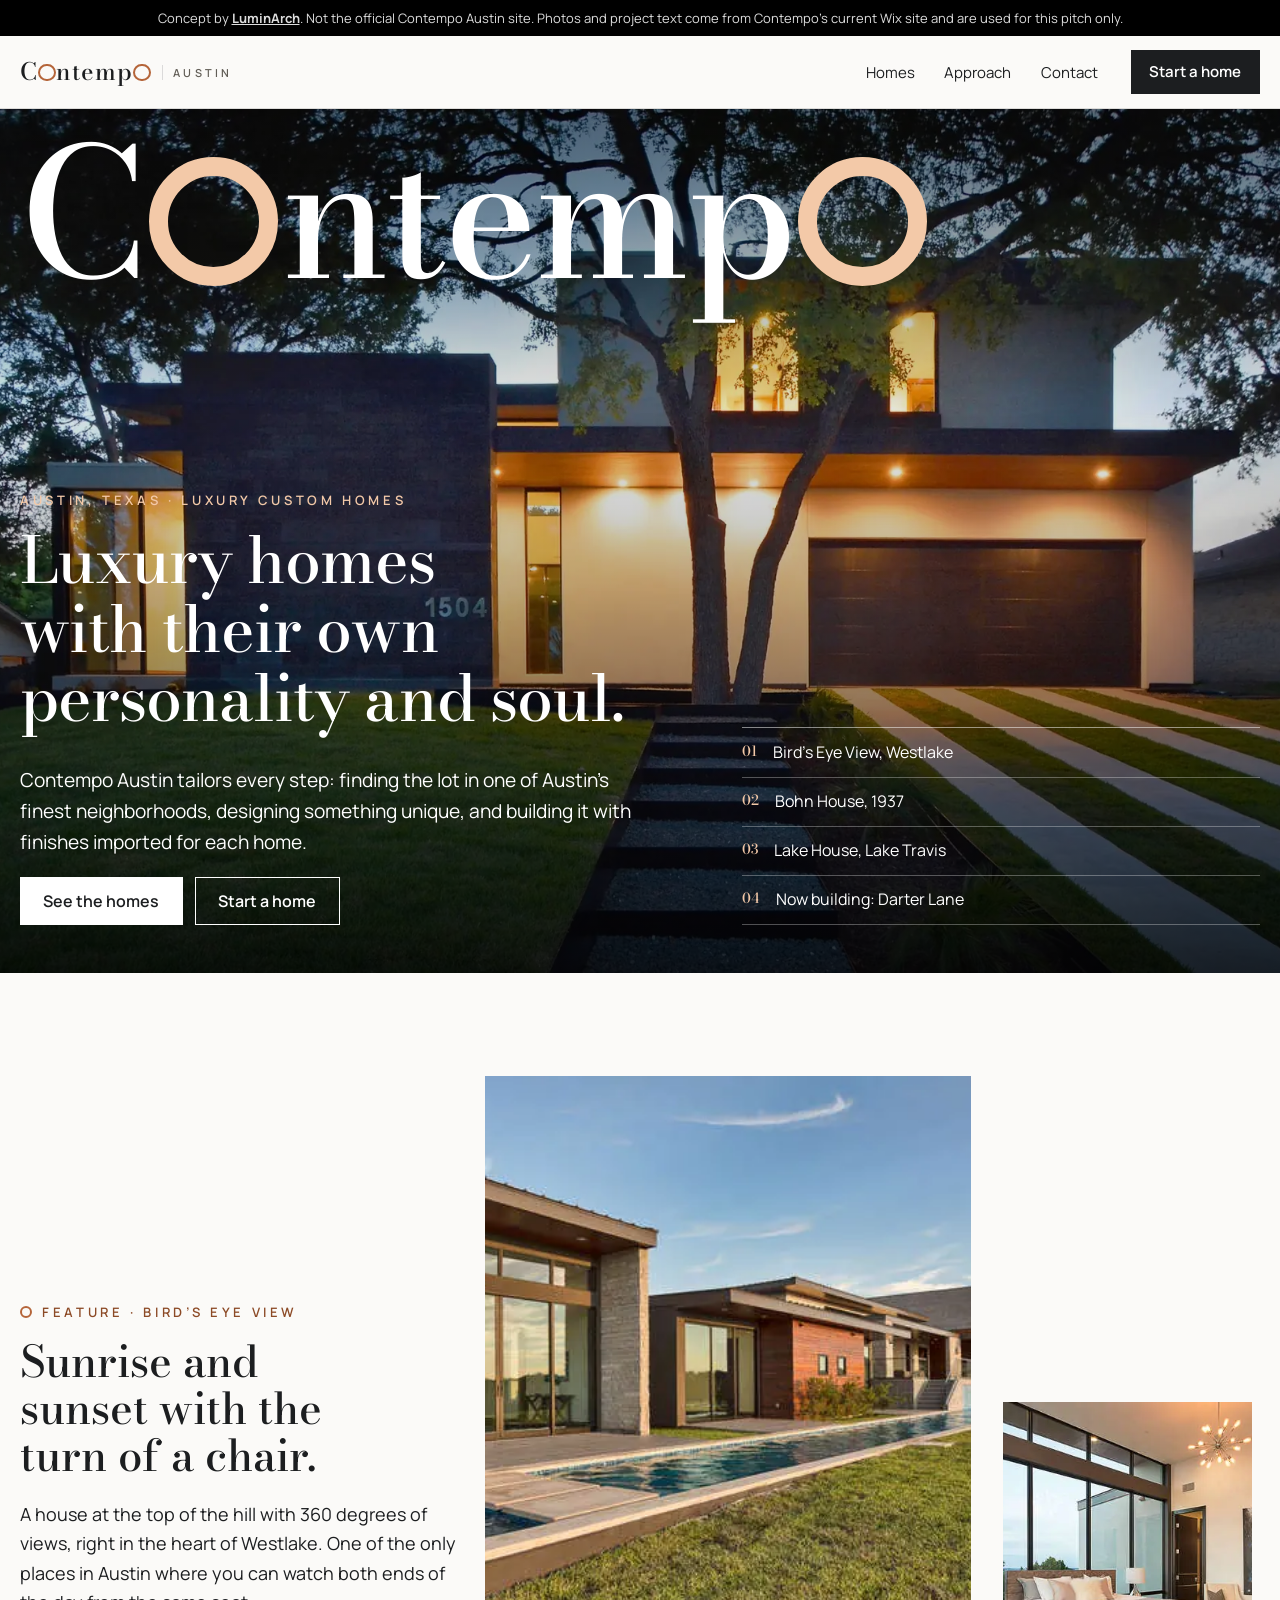
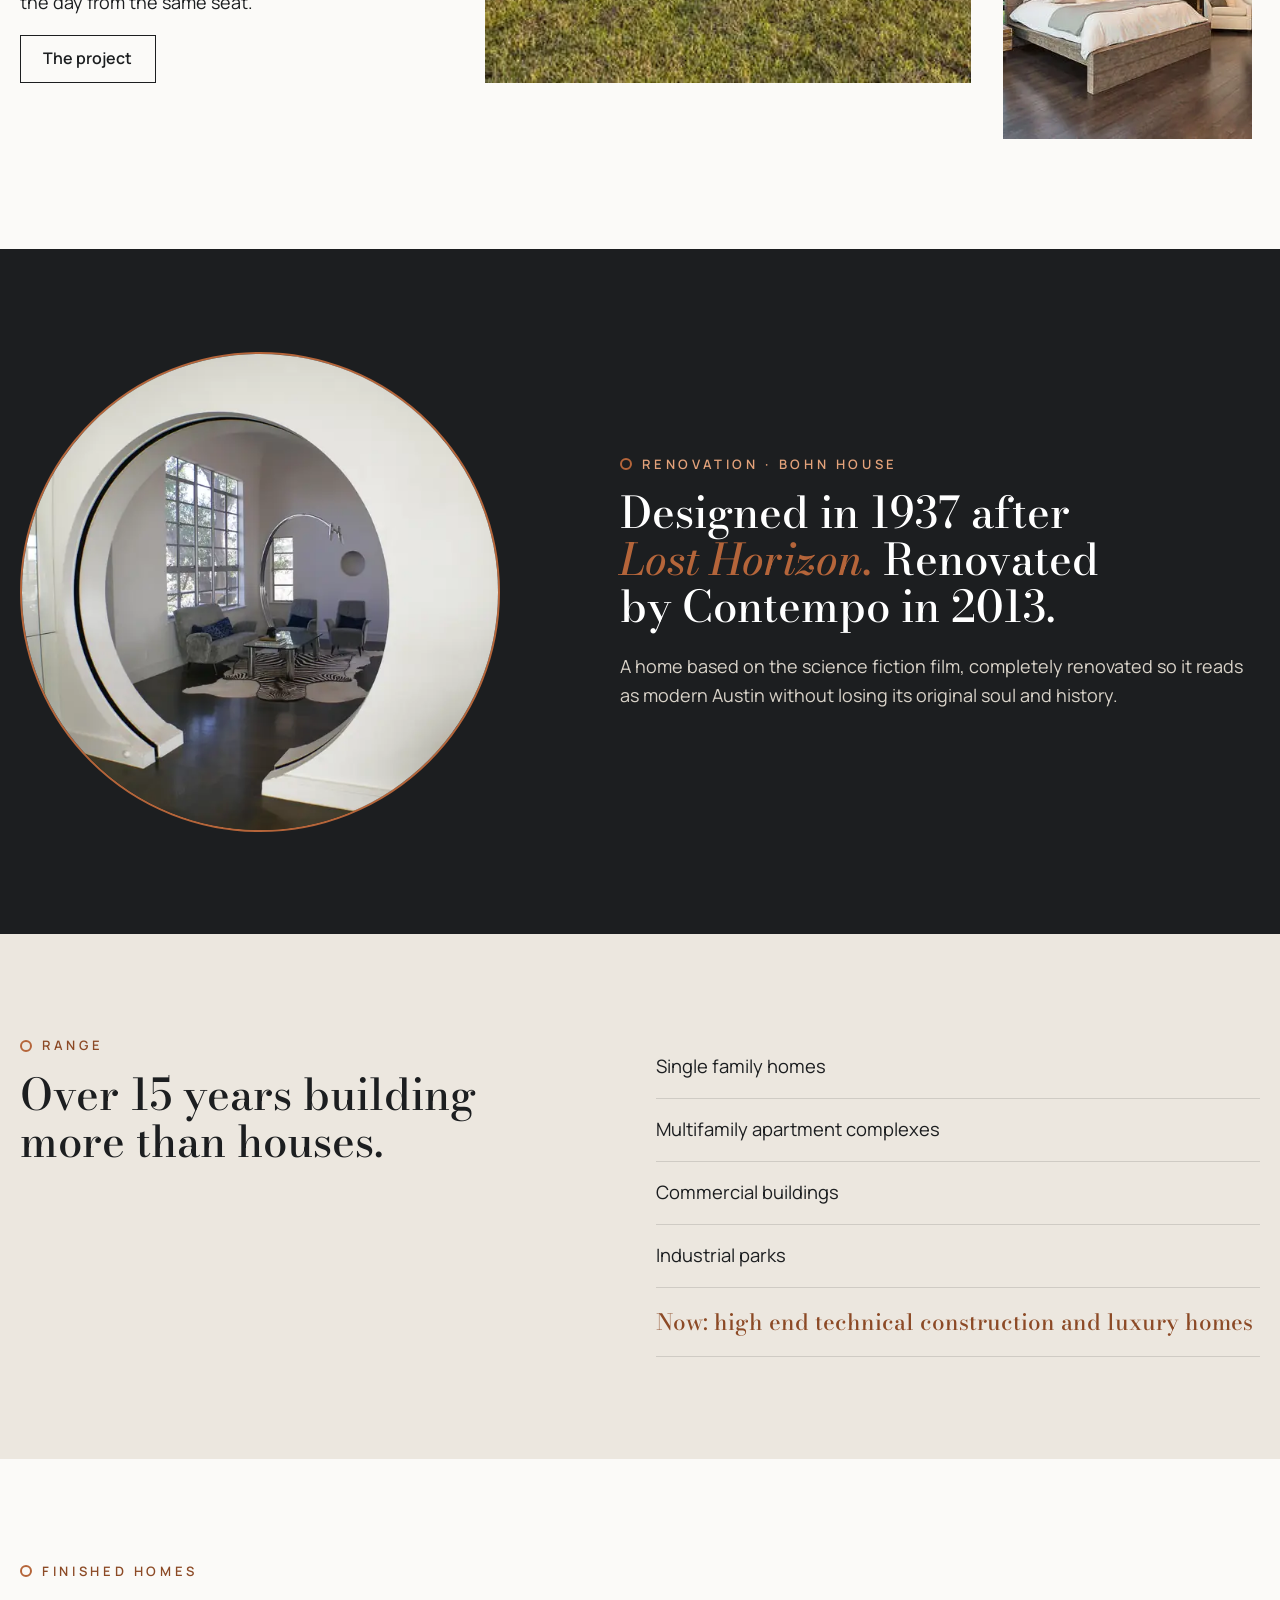
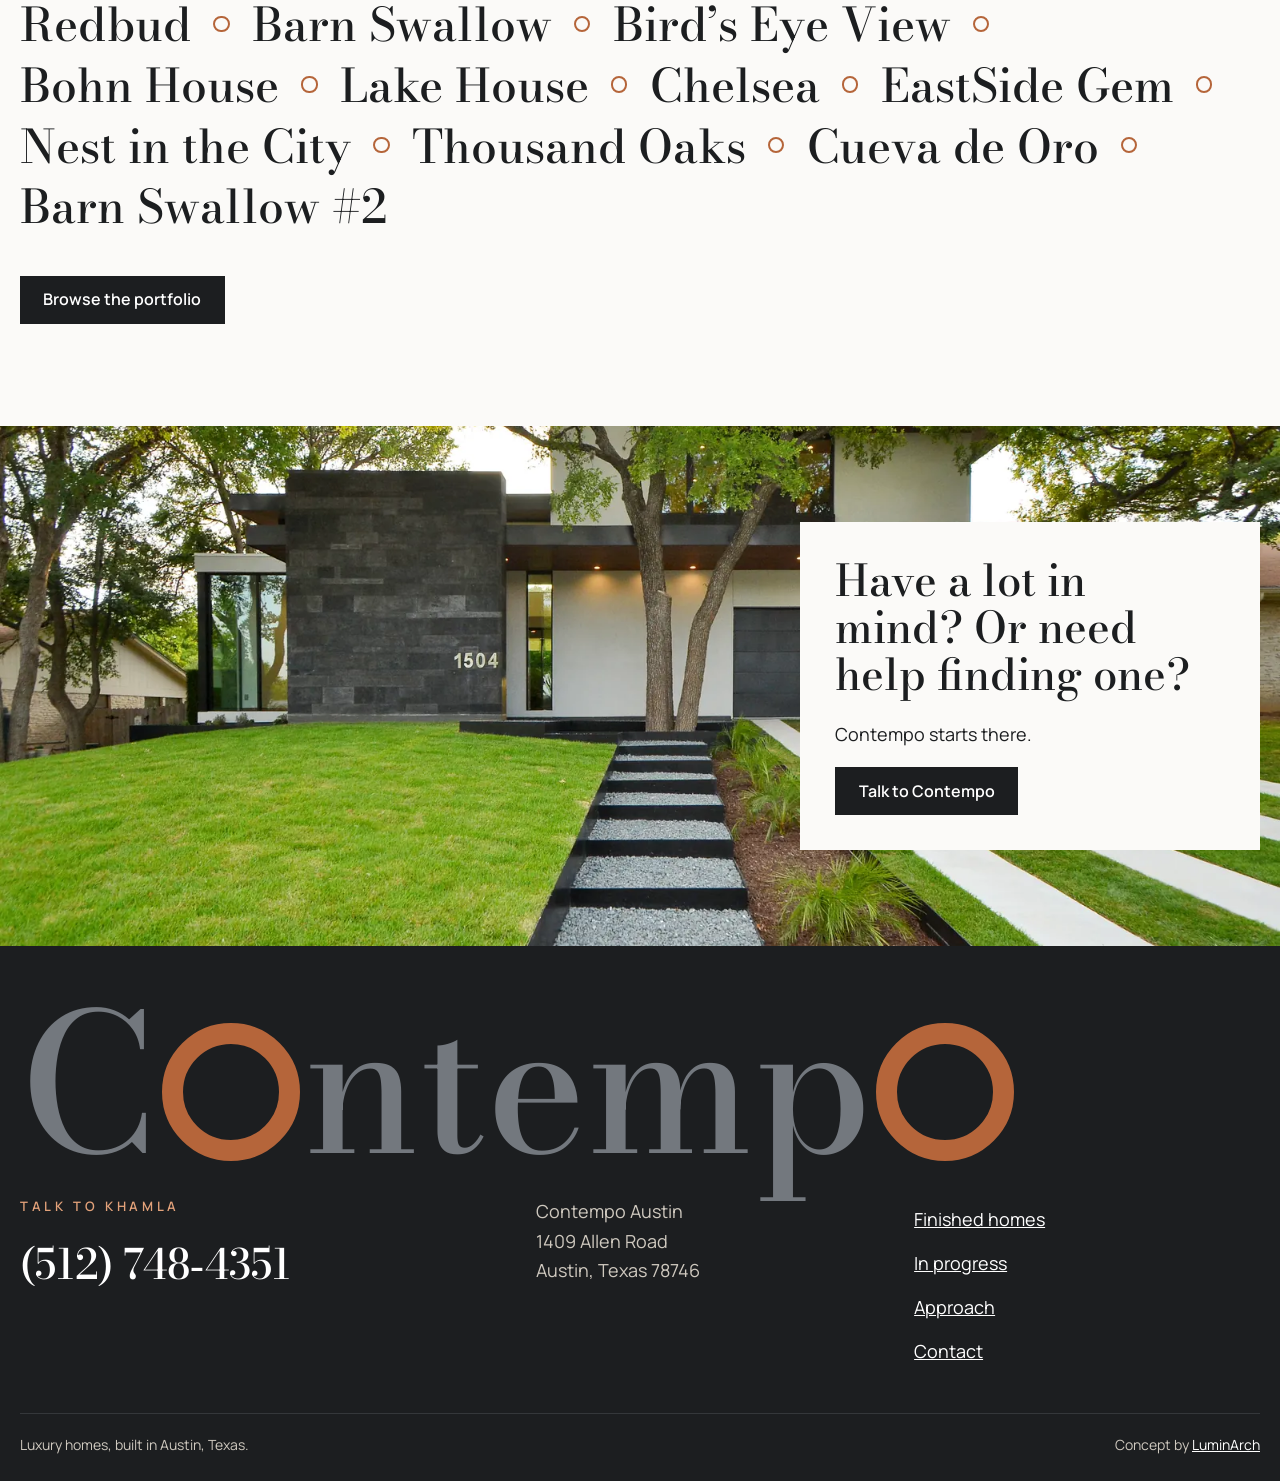
<file: index.html>
<!doctype html><html lang="en" class="no-js"><head><meta charset="utf-8"><meta name="viewport" content="width=device-width,initial-scale=1">
<title>Contempo Austin | Luxury Custom Homes in Westlake and Austin</title><meta name="description" content="Contempo Austin finds the lot, designs the home and builds it, with finishes imported for each project. See Bird&rsquo;s Eye View and Bohn House, then call us."><link rel="canonical" href="https://contempo-austin-demo.vercel.app/">
<meta property="og:type" content="website"><meta property="og:site_name" content="Contempo Austin (concept)"><meta property="og:title" content="Contempo Austin | Luxury Custom Homes in Westlake and Austin"><meta property="og:description" content="Contempo Austin finds the lot, designs the home and builds it, with finishes imported for each project. See Bird&rsquo;s Eye View and Bohn House, then call us."><meta property="og:url" content="https://contempo-austin-demo.vercel.app/"><meta property="og:image" content="https://contempo-austin-demo.vercel.app/og.png">
<meta name="twitter:card" content="summary_large_image"><meta name="twitter:title" content="Contempo Austin | Luxury Custom Homes in Westlake and Austin"><meta name="twitter:description" content="Contempo Austin finds the lot, designs the home and builds it, with finishes imported for each project. See Bird&rsquo;s Eye View and Bohn House, then call us."><meta name="twitter:image" content="https://contempo-austin-demo.vercel.app/og.png">
<meta name="robots" content="noindex, nofollow"><!-- concept demo, not for indexing -->
<meta name="theme-color" content="#1c1e20">
<link rel="preload" as="font" type="font/woff2" href="fonts/bodoni-moda-normal-500-latin.woff2" crossorigin><link rel="preload" as="font" type="font/woff2" href="fonts/manrope-normal-400-latin.woff2" crossorigin>
<link rel="stylesheet" href="css/design-system.css"><link rel="stylesheet" href="css/components.css"><link rel="stylesheet" href="css/pages.css">
<link rel="icon" href="data:image/svg+xml,%3Csvg xmlns='http://www.w3.org/2000/svg' viewBox='0 0 32 32'%3E%3Crect width='32' height='32' fill='%231c1e20'/%3E%3Ccircle cx='16' cy='16' r='8' stroke='%23b5653a' stroke-width='2.5' fill='none'/%3E%3C/svg%3E">
<script>document.documentElement.classList.replace('no-js','js-ready')</script><script type="application/ld+json">{"@context": "https://schema.org", "@type": "HomeAndConstructionBusiness", "name": "Contempo Austin", "legalName": "ContempoAustin Homes, LLC", "url": "https://contempo-austin-demo.vercel.app/", "telephone": "+1-512-748-4351", "founder": {"@type": "Person", "name": "Khamla Santhavi", "jobTitle": "President and Creative Director"}, "address": {"@type": "PostalAddress", "streetAddress": "1409 Allen Road", "addressLocality": "Austin", "addressRegion": "TX", "postalCode": "78746", "addressCountry": "US"}, "areaServed": "Austin, Texas", "image": "https://contempo-austin-demo.vercel.app/img/modern-dusk.webp"}</script><script type="application/ld+json">{"@context": "https://schema.org", "@type": "BreadcrumbList", "itemListElement": [{"@type": "ListItem", "position": 1, "name": "Home", "item": "https://contempo-austin-demo.vercel.app/"}]}</script></head><body class="pg-index">
<a class="skip" href="#main">Skip to content</a>
<div class="demo-bar">Concept by <a href="https://luminarch.pro">LuminArch</a>. Not the official Contempo Austin site. Photos and project text come from Contempo&rsquo;s current Wix site and are used for this pitch only.</div>
<header class="top"><div class="wrap nav"><a class="mark" href="index.html"><span class="wordmark">C<span class="o" aria-hidden="true"></span>ntemp<span class="o" aria-hidden="true"></span></span><small>Austin</small></a>
<button class="menu-btn" aria-expanded="false" aria-controls="menu">Menu</button><ul id="menu"><li><a href="homes.html">Homes</a></li><li><a href="approach.html">Approach</a></li><li><a href="contact.html">Contact</a></li></ul><a class="btn" href="contact.html">Start a home</a></div></header><main id="main">
<section class="cover"><div class="cover-photo"><img src="img/modern-dusk.webp" srcset="img/modern-dusk-800.webp 800w, img/modern-dusk.webp 1600w" sizes="100vw" alt="A modern Contempo home lit up at dusk, with a stepped stone path across the lawn" width="1600" height="1068" fetchpriority="high"></div>
<div class="wrap cover-in">
 <p class="cover-mast rv" aria-hidden="true">C<span class="o" aria-hidden="true"></span>ntemp<span class="o" aria-hidden="true"></span></p>
 <div class="cover-lines rv"><p class="kicker" style="color:#f3c9a8">Austin, Texas &middot; Luxury custom homes</p>
 <h1>Luxury homes with their own personality and soul.</h1>
 <p class="lede">Contempo Austin tailors every step: finding the lot in one of Austin&rsquo;s finest neighborhoods, designing something unique, and building it with finishes imported for each home.</p>
 <div class="cta"><a class="btn light" href="homes.html">See the homes</a><a class="btn btn--plain light" href="contact.html">Start a home</a></div></div>
 <ul class="cover-index rv" aria-label="In this issue"><li><span>01</span>Bird&rsquo;s Eye View, Westlake</li><li><span>02</span>Bohn House, 1937</li><li><span>03</span>Lake House, Lake Travis</li><li><span>04</span>Now building: Darter Lane</li></ul>
</div></section>

<section class="feature"><div class="wrap ft-grid">
 <div class="ft-copy rv"><p class="kicker"><span class="o" aria-hidden="true"></span> Feature &middot; Bird&rsquo;s Eye View</p><h2>Sunrise and sunset with the turn of a chair.</h2>
 <p>A house at the top of the hill with 360 degrees of views, right in the heart of Westlake. One of the only places in Austin where you can watch both ends of the day from the same seat.</p><a class="btn btn--plain" href="homes.html#birds-eye-view">The project</a></div>
 <figure class="ft-a rv"><img src="img/poolside.webp" srcset="img/poolside-800.webp 800w, img/poolside.webp 1600w" sizes="(max-width:900px) 100vw, 40vw" alt="Pool and terrace at Bird&rsquo;s Eye View" width="666" height="444" loading="lazy" decoding="async"></figure>
 <figure class="ft-b rv"><img src="img/bedroom-glass.webp" srcset="img/bedroom-glass-800.webp 800w, img/bedroom-glass.webp 1600w" sizes="(max-width:900px) 60vw, 25vw" alt="Bedroom with full height glass at Bird&rsquo;s Eye View" width="666" height="444" loading="lazy" decoding="async"></figure>
</div></section>

<section class="bohn"><div class="wrap bh-grid">
 <figure class="bh-circle rv"><img src="img/round-door.webp" srcset="img/round-door-800.webp 800w, img/round-door.webp 1600w" sizes="(max-width:900px) 80vw, 40vw" alt="The round doorway at Bohn House" width="1600" height="1228" loading="lazy" decoding="async"></figure>
 <div class="rv"><p class="kicker" style="color:#e3a27a"><span class="o" aria-hidden="true"></span> Renovation &middot; Bohn House</p><h2>Designed in 1937 after <em>Lost Horizon.</em> Renovated by Contempo in 2013.</h2>
 <p>A home based on the science fiction film, completely renovated so it reads as modern Austin without losing its original soul and history.</p></div>
</div></section>

<section class="range"><div class="wrap rg-grid">
 <div class="rv"><p class="kicker"><span class="o" aria-hidden="true"></span> Range</p><h2>Over 15 years building more than houses.</h2></div>
 <ul class="rg-list rv"><li>Single family homes</li><li>Multifamily apartment complexes</li><li>Commercial buildings</li><li>Industrial parks</li><li class="hl">Now: high end technical construction and luxury homes</li></ul>
</div></section>

<section class="index-strip"><div class="wrap"><p class="kicker rv"><span class="o" aria-hidden="true"></span> Finished homes</p>
<ol class="names rv"><li>Redbud</li><li>Barn Swallow</li><li>Bird&rsquo;s Eye View</li><li>Bohn House</li><li>Lake House</li><li>Chelsea</li><li>EastSide Gem</li><li>Nest in the City</li><li>Thousand Oaks</li><li>Cueva de Oro</li><li>Barn Swallow #2</li></ol><a class="btn" href="homes.html">Browse the portfolio</a></div></section>

<section class="closing"><div class="closing-photo"><img src="img/lawn-steps.webp" srcset="img/lawn-steps-800.webp 800w, img/lawn-steps.webp 1600w" sizes="100vw" alt="A Contempo home with stepping stones across the lawn" width="1600" height="1068" loading="lazy" decoding="async"></div><div class="wrap"><div class="cl-card rv"><h2>Have a lot in mind? Or need help finding one?</h2><p>Contempo starts there.</p><a class="btn" href="contact.html">Talk to Contempo</a></div></div></section></main><footer class="foot"><div class="wrap">
<p class="foot-mast" aria-hidden="true">C<span class="o" aria-hidden="true"></span>ntemp<span class="o" aria-hidden="true"></span></p>
<div class="foot-grid"><div><p class="kicker" style="color:#e3a27a">Talk to Khamla</p><p class="foot-call"><a href="tel:+15127484351">(512) 748&#8209;4351</a></p></div>
<address>Contempo Austin<br>1409 Allen Road<br>Austin, Texas 78746</address>
<ul><li><a href="homes.html">Finished homes</a></li><li><a href="homes.html#in-progress">In progress</a></li><li><a href="approach.html">Approach</a></li><li><a href="contact.html">Contact</a></li></ul></div>
<div class="foot-row"><span>Luxury homes, built in Austin, Texas.</span><span>Concept by <a href="https://luminarch.pro">LuminArch</a></span></div></div></footer><script src="js/main.js" defer></script></body></html>
</file>
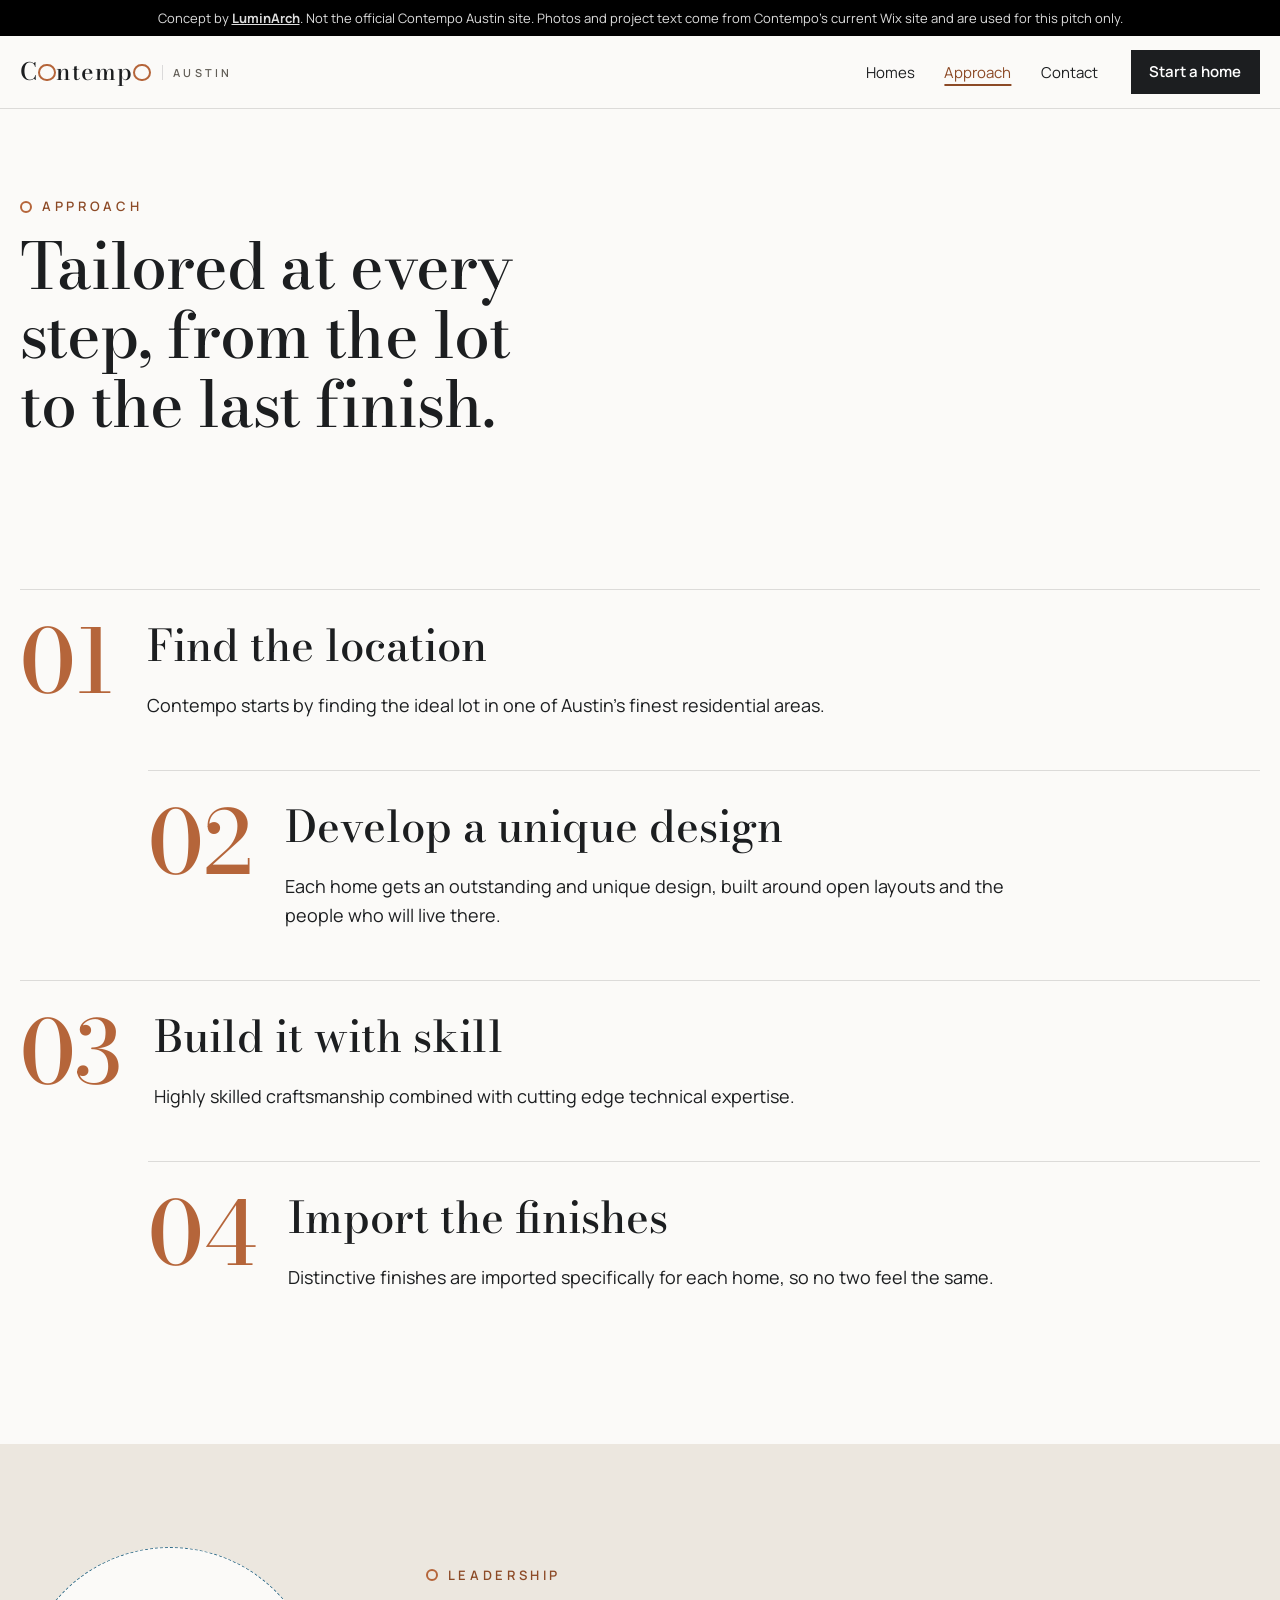
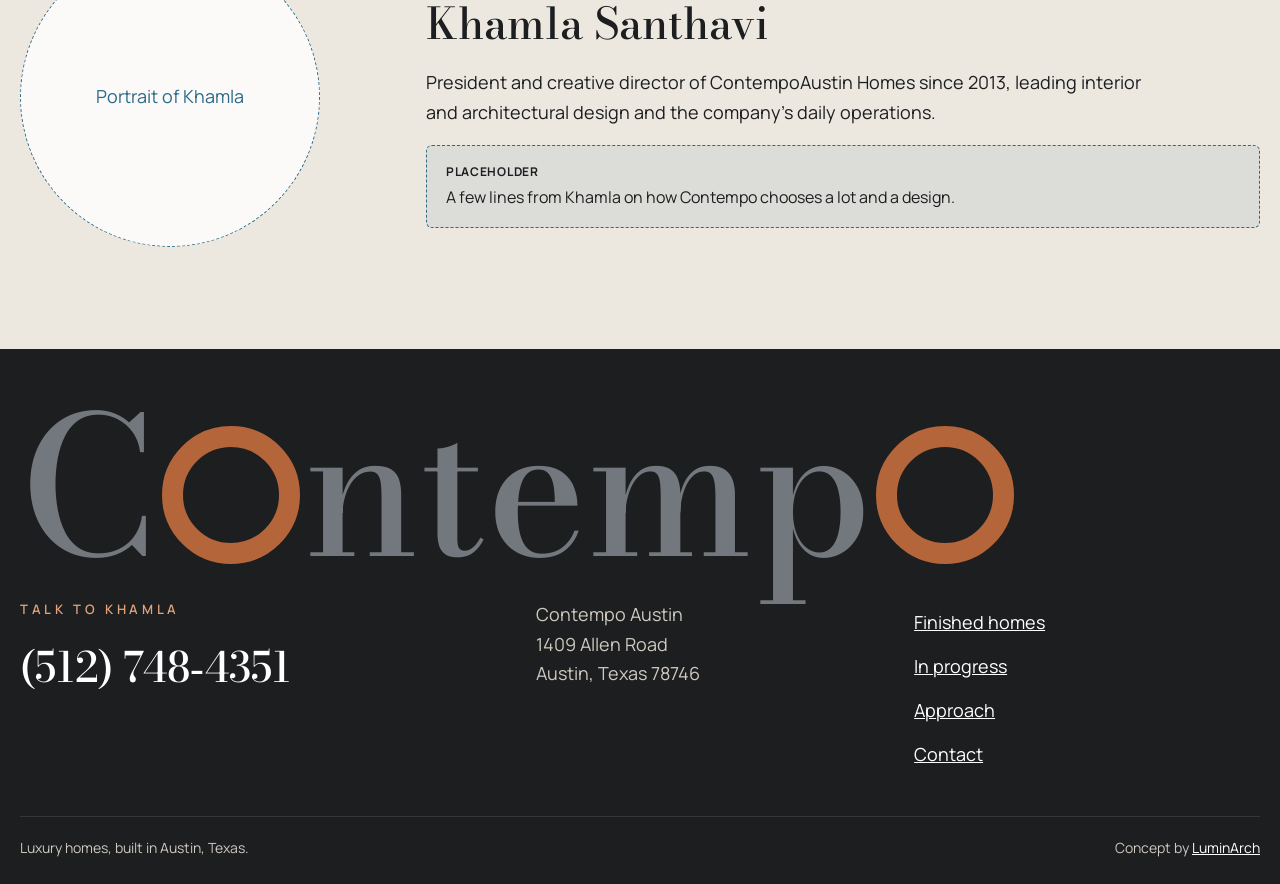
<file: approach.html>
<!doctype html><html lang="en" class="no-js"><head><meta charset="utf-8"><meta name="viewport" content="width=device-width,initial-scale=1">
<title>How Contempo Austin Builds a Luxury Home, From Lot to Finish</title><meta name="description" content="Contempo Austin tailors each step: the lot, the design, the craftsmanship and finishes imported for each home. Read the approach, then call (512) 748 4351."><link rel="canonical" href="https://contempo-austin-demo.vercel.app/approach.html">
<meta property="og:type" content="website"><meta property="og:site_name" content="Contempo Austin (concept)"><meta property="og:title" content="How Contempo Austin Builds a Luxury Home, From Lot to Finish"><meta property="og:description" content="Contempo Austin tailors each step: the lot, the design, the craftsmanship and finishes imported for each home. Read the approach, then call (512) 748 4351."><meta property="og:url" content="https://contempo-austin-demo.vercel.app/approach.html"><meta property="og:image" content="https://contempo-austin-demo.vercel.app/og.png">
<meta name="twitter:card" content="summary_large_image"><meta name="twitter:title" content="How Contempo Austin Builds a Luxury Home, From Lot to Finish"><meta name="twitter:description" content="Contempo Austin tailors each step: the lot, the design, the craftsmanship and finishes imported for each home. Read the approach, then call (512) 748 4351."><meta name="twitter:image" content="https://contempo-austin-demo.vercel.app/og.png">
<meta name="robots" content="noindex, nofollow"><!-- concept demo, not for indexing -->
<meta name="theme-color" content="#1c1e20">
<link rel="preload" as="font" type="font/woff2" href="fonts/bodoni-moda-normal-500-latin.woff2" crossorigin><link rel="preload" as="font" type="font/woff2" href="fonts/manrope-normal-400-latin.woff2" crossorigin>
<link rel="stylesheet" href="css/design-system.css"><link rel="stylesheet" href="css/components.css"><link rel="stylesheet" href="css/pages.css">
<link rel="icon" href="data:image/svg+xml,%3Csvg xmlns='http://www.w3.org/2000/svg' viewBox='0 0 32 32'%3E%3Crect width='32' height='32' fill='%231c1e20'/%3E%3Ccircle cx='16' cy='16' r='8' stroke='%23b5653a' stroke-width='2.5' fill='none'/%3E%3C/svg%3E">
<script>document.documentElement.classList.replace('no-js','js-ready')</script><script type="application/ld+json">{"@context": "https://schema.org", "@type": "HomeAndConstructionBusiness", "name": "Contempo Austin", "legalName": "ContempoAustin Homes, LLC", "url": "https://contempo-austin-demo.vercel.app/", "telephone": "+1-512-748-4351", "founder": {"@type": "Person", "name": "Khamla Santhavi", "jobTitle": "President and Creative Director"}, "address": {"@type": "PostalAddress", "streetAddress": "1409 Allen Road", "addressLocality": "Austin", "addressRegion": "TX", "postalCode": "78746", "addressCountry": "US"}, "areaServed": "Austin, Texas", "image": "https://contempo-austin-demo.vercel.app/img/modern-dusk.webp"}</script><script type="application/ld+json">{"@context": "https://schema.org", "@type": "BreadcrumbList", "itemListElement": [{"@type": "ListItem", "position": 1, "name": "Home", "item": "https://contempo-austin-demo.vercel.app/"}, {"@type": "ListItem", "position": 2, "name": "Approach", "item": "https://contempo-austin-demo.vercel.app/approach.html"}]}</script></head><body class="pg-approach">
<a class="skip" href="#main">Skip to content</a>
<div class="demo-bar">Concept by <a href="https://luminarch.pro">LuminArch</a>. Not the official Contempo Austin site. Photos and project text come from Contempo&rsquo;s current Wix site and are used for this pitch only.</div>
<header class="top"><div class="wrap nav"><a class="mark" href="index.html"><span class="wordmark">C<span class="o" aria-hidden="true"></span>ntemp<span class="o" aria-hidden="true"></span></span><small>Austin</small></a>
<button class="menu-btn" aria-expanded="false" aria-controls="menu">Menu</button><ul id="menu"><li><a href="homes.html">Homes</a></li><li><a href="approach.html" aria-current="page">Approach</a></li><li><a href="contact.html">Contact</a></li></ul><a class="btn" href="contact.html">Start a home</a></div></header><main id="main">
<section class="page-head"><div class="wrap"><p class="kicker rv"><span class="o" aria-hidden="true"></span> Approach</p><h1 class="rv">Tailored at every step, from the lot to the last finish.</h1></div></section>
<section class="steps"><div class="wrap"><ol class="st"><li class="rv"><span class="num">01</span><div><h2>Find the location</h2><p>Contempo starts by finding the ideal lot in one of Austin&rsquo;s finest residential areas.</p></div></li><li class="rv"><span class="num">02</span><div><h2>Develop a unique design</h2><p>Each home gets an outstanding and unique design, built around open layouts and the people who will live there.</p></div></li><li class="rv"><span class="num">03</span><div><h2>Build it with skill</h2><p>Highly skilled craftsmanship combined with cutting edge technical expertise.</p></div></li><li class="rv"><span class="num">04</span><div><h2>Import the finishes</h2><p>Distinctive finishes are imported specifically for each home, so no two feel the same.</p></div></li></ol></div></section>
<section class="leader"><div class="wrap ld-grid"><div class="ph-portrait rv" role="img" aria-label="Placeholder for a portrait of Khamla Santhavi"><span>Portrait of Khamla</span></div>
<div class="rv"><p class="kicker"><span class="o" aria-hidden="true"></span> Leadership</p><h2>Khamla Santhavi</h2><p>President and creative director of ContempoAustin Homes since 2013, leading interior and architectural design and the company&rsquo;s daily operations.</p>
<div class="ph"><b>Placeholder</b>A few lines from Khamla on how Contempo chooses a lot and a design.</div></div></div></section></main><footer class="foot"><div class="wrap">
<p class="foot-mast" aria-hidden="true">C<span class="o" aria-hidden="true"></span>ntemp<span class="o" aria-hidden="true"></span></p>
<div class="foot-grid"><div><p class="kicker" style="color:#e3a27a">Talk to Khamla</p><p class="foot-call"><a href="tel:+15127484351">(512) 748&#8209;4351</a></p></div>
<address>Contempo Austin<br>1409 Allen Road<br>Austin, Texas 78746</address>
<ul><li><a href="homes.html">Finished homes</a></li><li><a href="homes.html#in-progress">In progress</a></li><li><a href="approach.html">Approach</a></li><li><a href="contact.html">Contact</a></li></ul></div>
<div class="foot-row"><span>Luxury homes, built in Austin, Texas.</span><span>Concept by <a href="https://luminarch.pro">LuminArch</a></span></div></div></footer><script src="js/main.js" defer></script></body></html>
</file>
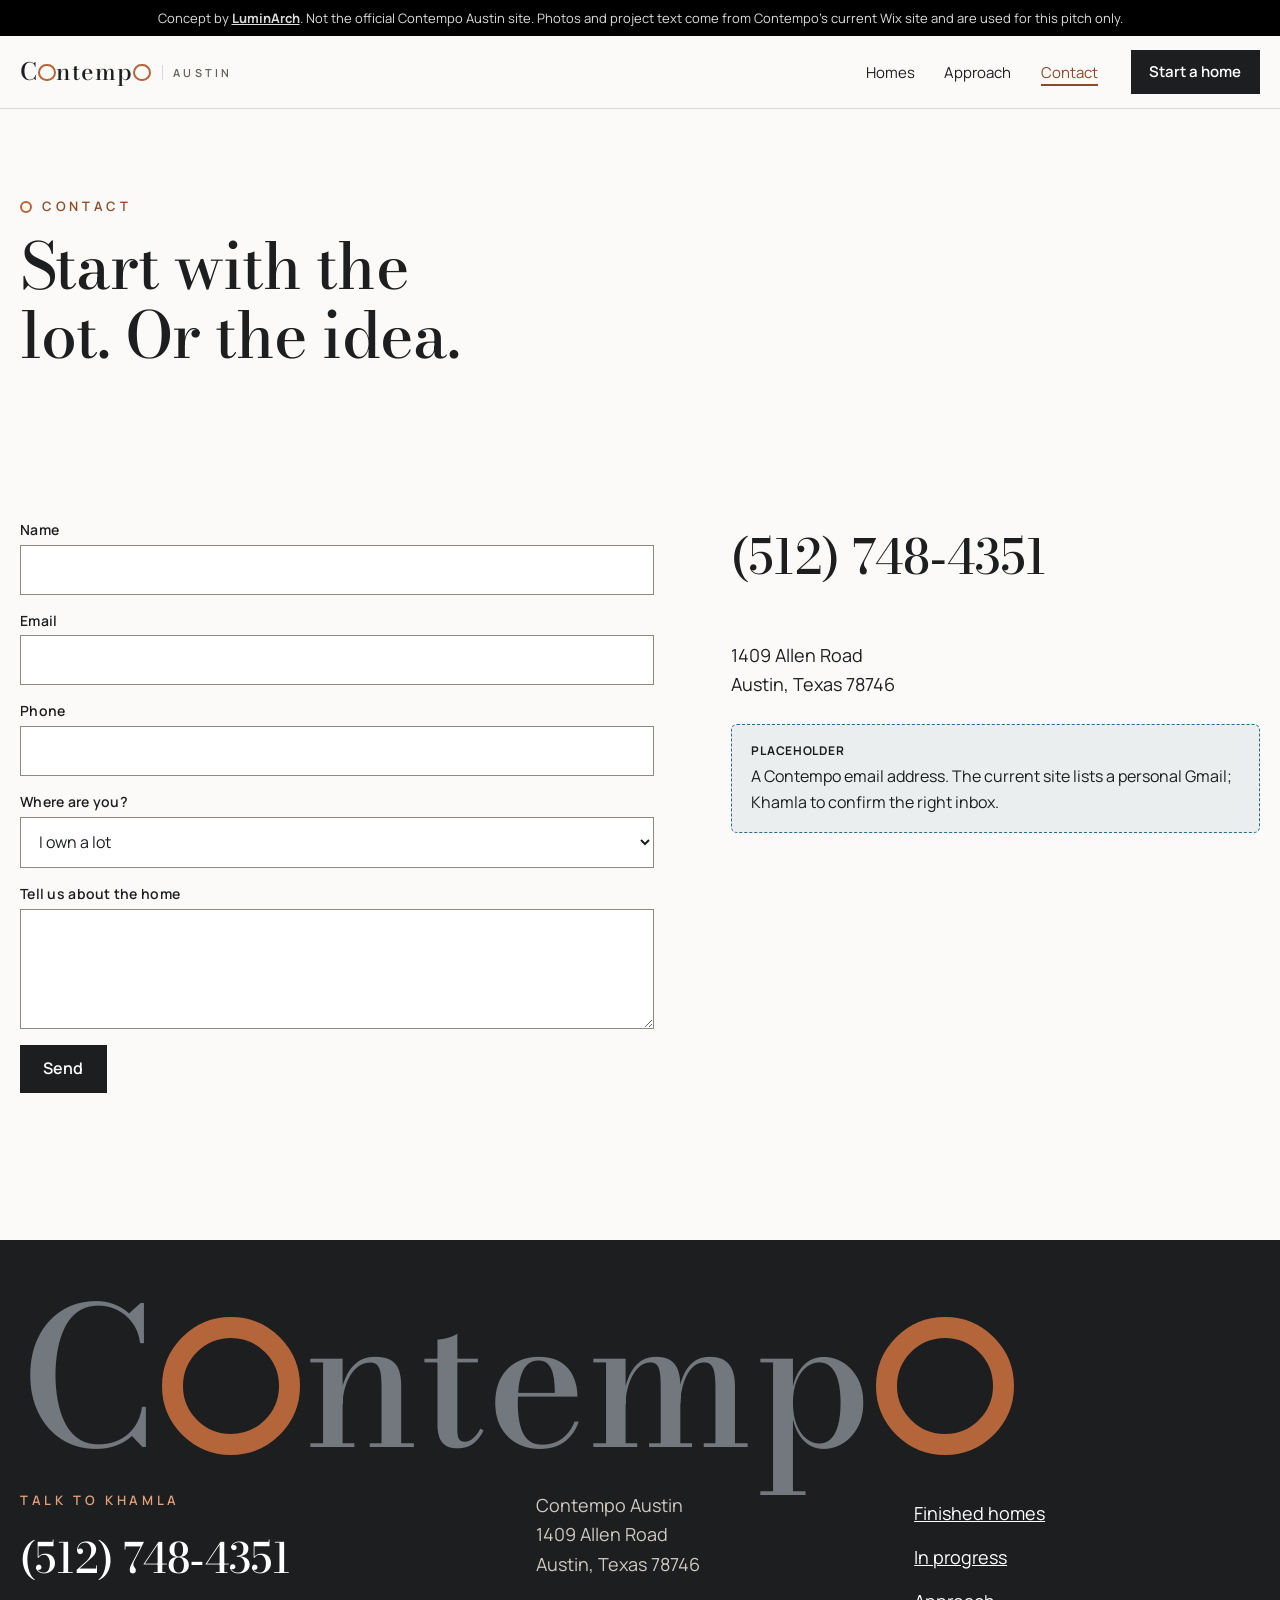
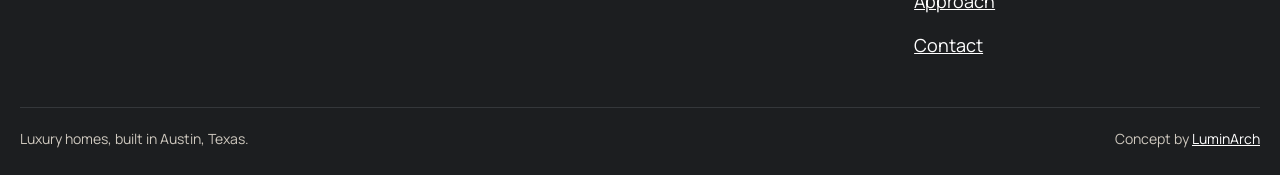
<file: contact.html>
<!doctype html><html lang="en" class="no-js"><head><meta charset="utf-8"><meta name="viewport" content="width=device-width,initial-scale=1">
<title>Contact Contempo Austin | Start a Custom Home in Austin, Texas</title><meta name="description" content="Tell Contempo Austin about your lot or the neighborhood you want. Call (512) 748 4351 or send a note to start a luxury custom home in Austin, Texas today."><link rel="canonical" href="https://contempo-austin-demo.vercel.app/contact.html">
<meta property="og:type" content="website"><meta property="og:site_name" content="Contempo Austin (concept)"><meta property="og:title" content="Contact Contempo Austin | Start a Custom Home in Austin, Texas"><meta property="og:description" content="Tell Contempo Austin about your lot or the neighborhood you want. Call (512) 748 4351 or send a note to start a luxury custom home in Austin, Texas today."><meta property="og:url" content="https://contempo-austin-demo.vercel.app/contact.html"><meta property="og:image" content="https://contempo-austin-demo.vercel.app/og.png">
<meta name="twitter:card" content="summary_large_image"><meta name="twitter:title" content="Contact Contempo Austin | Start a Custom Home in Austin, Texas"><meta name="twitter:description" content="Tell Contempo Austin about your lot or the neighborhood you want. Call (512) 748 4351 or send a note to start a luxury custom home in Austin, Texas today."><meta name="twitter:image" content="https://contempo-austin-demo.vercel.app/og.png">
<meta name="robots" content="noindex, nofollow"><!-- concept demo, not for indexing -->
<meta name="theme-color" content="#1c1e20">
<link rel="preload" as="font" type="font/woff2" href="fonts/bodoni-moda-normal-500-latin.woff2" crossorigin><link rel="preload" as="font" type="font/woff2" href="fonts/manrope-normal-400-latin.woff2" crossorigin>
<link rel="stylesheet" href="css/design-system.css"><link rel="stylesheet" href="css/components.css"><link rel="stylesheet" href="css/pages.css">
<link rel="icon" href="data:image/svg+xml,%3Csvg xmlns='http://www.w3.org/2000/svg' viewBox='0 0 32 32'%3E%3Crect width='32' height='32' fill='%231c1e20'/%3E%3Ccircle cx='16' cy='16' r='8' stroke='%23b5653a' stroke-width='2.5' fill='none'/%3E%3C/svg%3E">
<script>document.documentElement.classList.replace('no-js','js-ready')</script><script type="application/ld+json">{"@context": "https://schema.org", "@type": "HomeAndConstructionBusiness", "name": "Contempo Austin", "legalName": "ContempoAustin Homes, LLC", "url": "https://contempo-austin-demo.vercel.app/", "telephone": "+1-512-748-4351", "founder": {"@type": "Person", "name": "Khamla Santhavi", "jobTitle": "President and Creative Director"}, "address": {"@type": "PostalAddress", "streetAddress": "1409 Allen Road", "addressLocality": "Austin", "addressRegion": "TX", "postalCode": "78746", "addressCountry": "US"}, "areaServed": "Austin, Texas", "image": "https://contempo-austin-demo.vercel.app/img/modern-dusk.webp"}</script><script type="application/ld+json">{"@context": "https://schema.org", "@type": "BreadcrumbList", "itemListElement": [{"@type": "ListItem", "position": 1, "name": "Home", "item": "https://contempo-austin-demo.vercel.app/"}, {"@type": "ListItem", "position": 2, "name": "Contact", "item": "https://contempo-austin-demo.vercel.app/contact.html"}]}</script></head><body class="pg-contact">
<a class="skip" href="#main">Skip to content</a>
<div class="demo-bar">Concept by <a href="https://luminarch.pro">LuminArch</a>. Not the official Contempo Austin site. Photos and project text come from Contempo&rsquo;s current Wix site and are used for this pitch only.</div>
<header class="top"><div class="wrap nav"><a class="mark" href="index.html"><span class="wordmark">C<span class="o" aria-hidden="true"></span>ntemp<span class="o" aria-hidden="true"></span></span><small>Austin</small></a>
<button class="menu-btn" aria-expanded="false" aria-controls="menu">Menu</button><ul id="menu"><li><a href="homes.html">Homes</a></li><li><a href="approach.html">Approach</a></li><li><a href="contact.html" aria-current="page">Contact</a></li></ul><a class="btn" href="contact.html">Start a home</a></div></header><main id="main">
<section class="page-head"><div class="wrap"><p class="kicker rv"><span class="o" aria-hidden="true"></span> Contact</p><h1 class="rv">Start with the lot. Or the idea.</h1></div></section>
<section class="contact"><div class="wrap ct-grid">
<form class="rv" data-demo="Thank you. On the live site this goes to Contempo. (Demo: nothing was sent.)" novalidate>
<div class="fld"><label for="nm">Name</label><input id="nm" name="nm" autocomplete="name" required></div>
<div class="fld"><label for="em">Email</label><input id="em" name="em" type="email" autocomplete="email" required></div>
<div class="fld"><label for="ph">Phone</label><input id="ph" name="ph" type="tel" autocomplete="tel"></div>
<div class="fld"><label for="st">Where are you?</label><select id="st" name="st"><option>I own a lot</option><option>I need help finding one</option><option>I want to renovate</option></select></div>
<div class="fld"><label for="msg">Tell us about the home</label><textarea id="msg" name="msg"></textarea></div>
<button class="btn" type="submit">Send</button><p class="formmsg" role="status" aria-live="polite"></p></form>
<aside class="rv"><p class="ct-big"><a href="tel:+15127484351">(512) 748&#8209;4351</a></p><address>1409 Allen Road<br>Austin, Texas 78746</address>
<div class="ph"><b>Placeholder</b>A Contempo email address. The current site lists a personal Gmail; Khamla to confirm the right inbox.</div></aside></div></section></main><footer class="foot"><div class="wrap">
<p class="foot-mast" aria-hidden="true">C<span class="o" aria-hidden="true"></span>ntemp<span class="o" aria-hidden="true"></span></p>
<div class="foot-grid"><div><p class="kicker" style="color:#e3a27a">Talk to Khamla</p><p class="foot-call"><a href="tel:+15127484351">(512) 748&#8209;4351</a></p></div>
<address>Contempo Austin<br>1409 Allen Road<br>Austin, Texas 78746</address>
<ul><li><a href="homes.html">Finished homes</a></li><li><a href="homes.html#in-progress">In progress</a></li><li><a href="approach.html">Approach</a></li><li><a href="contact.html">Contact</a></li></ul></div>
<div class="foot-row"><span>Luxury homes, built in Austin, Texas.</span><span>Concept by <a href="https://luminarch.pro">LuminArch</a></span></div></div></footer><script src="js/main.js" defer></script></body></html>
</file>
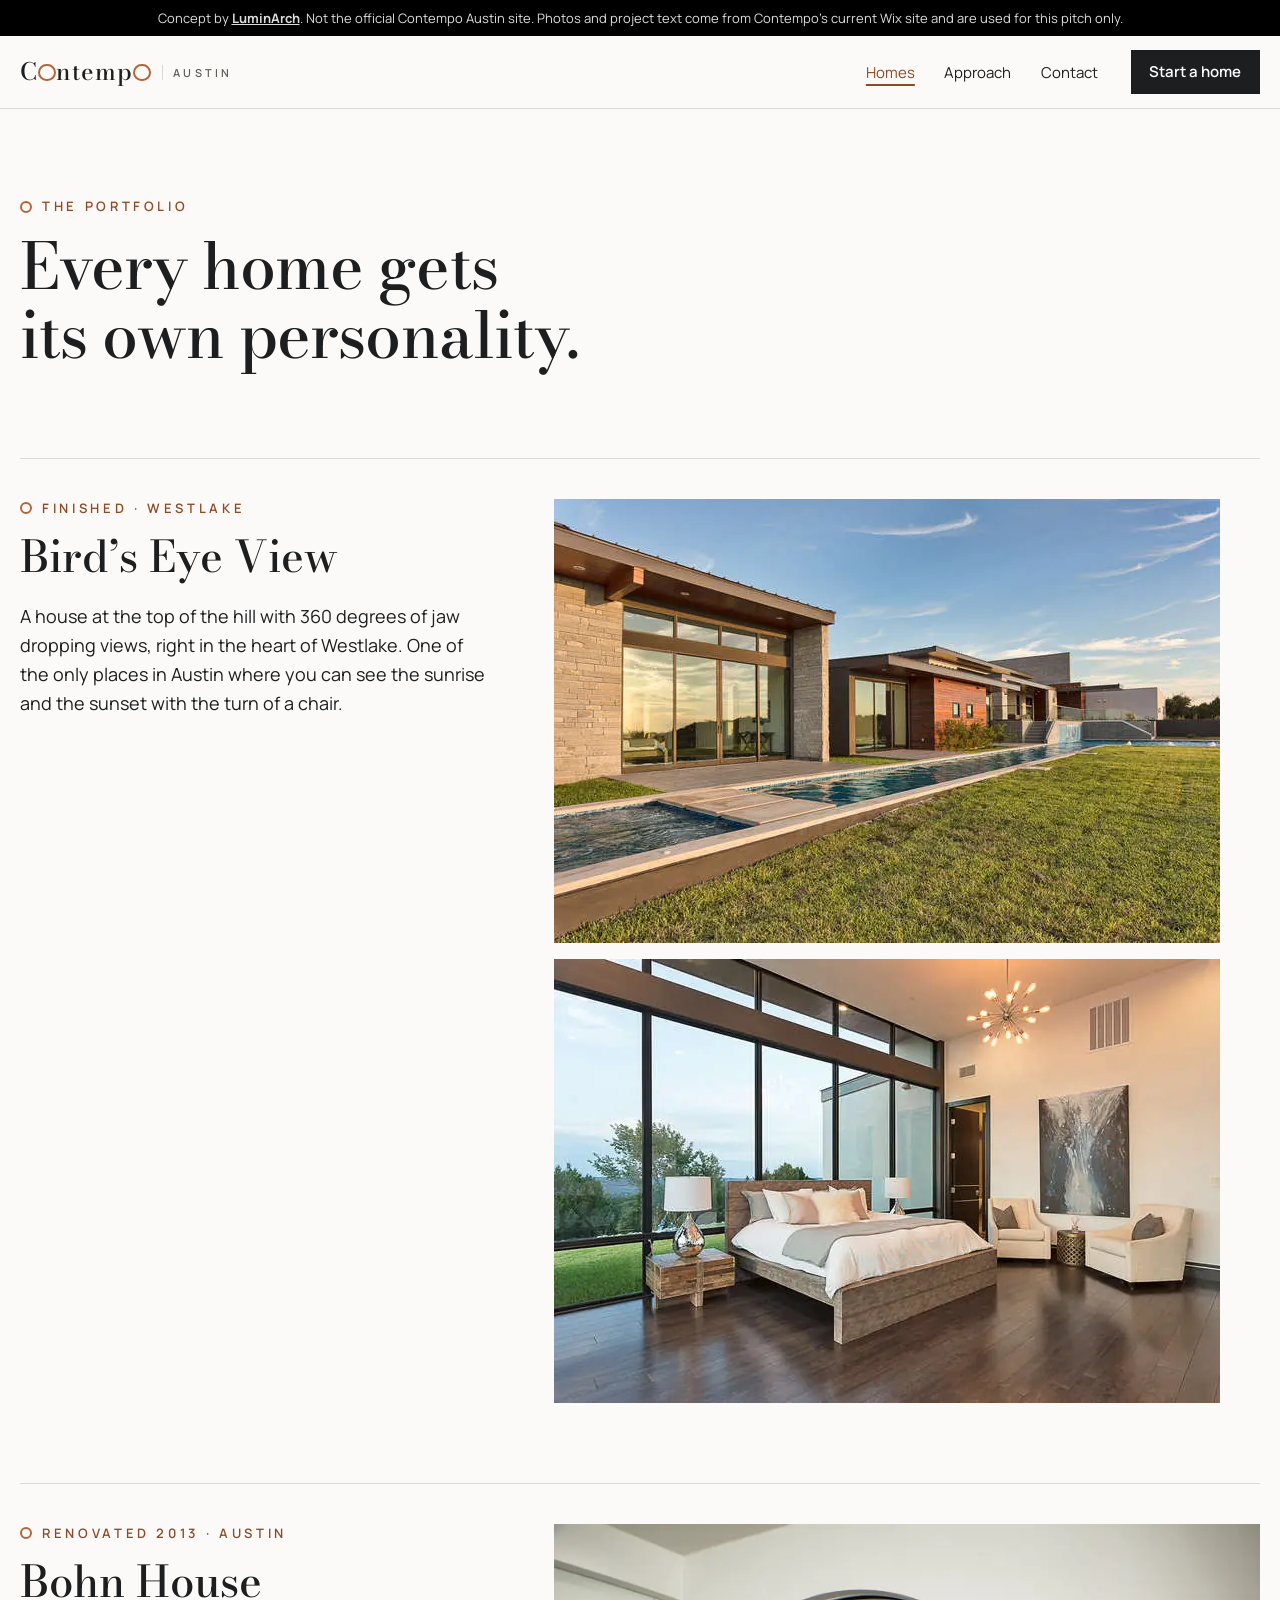
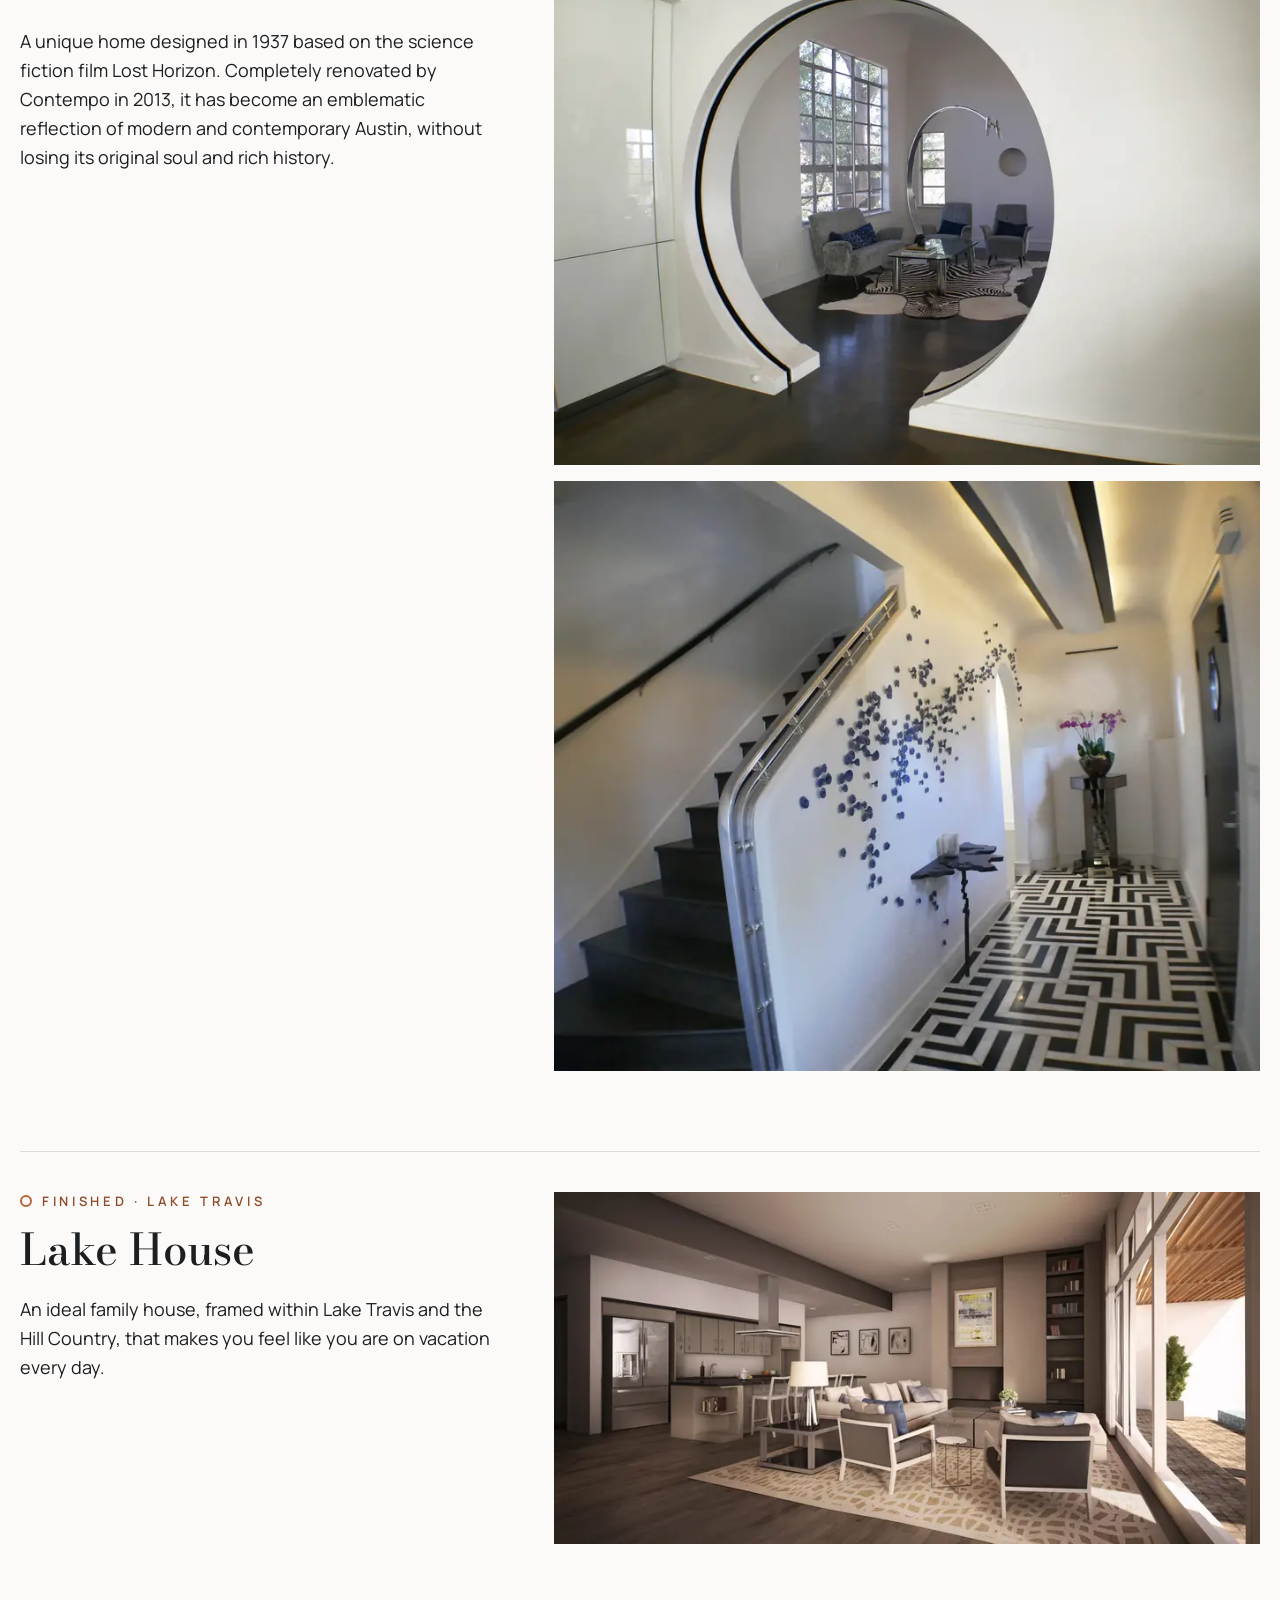
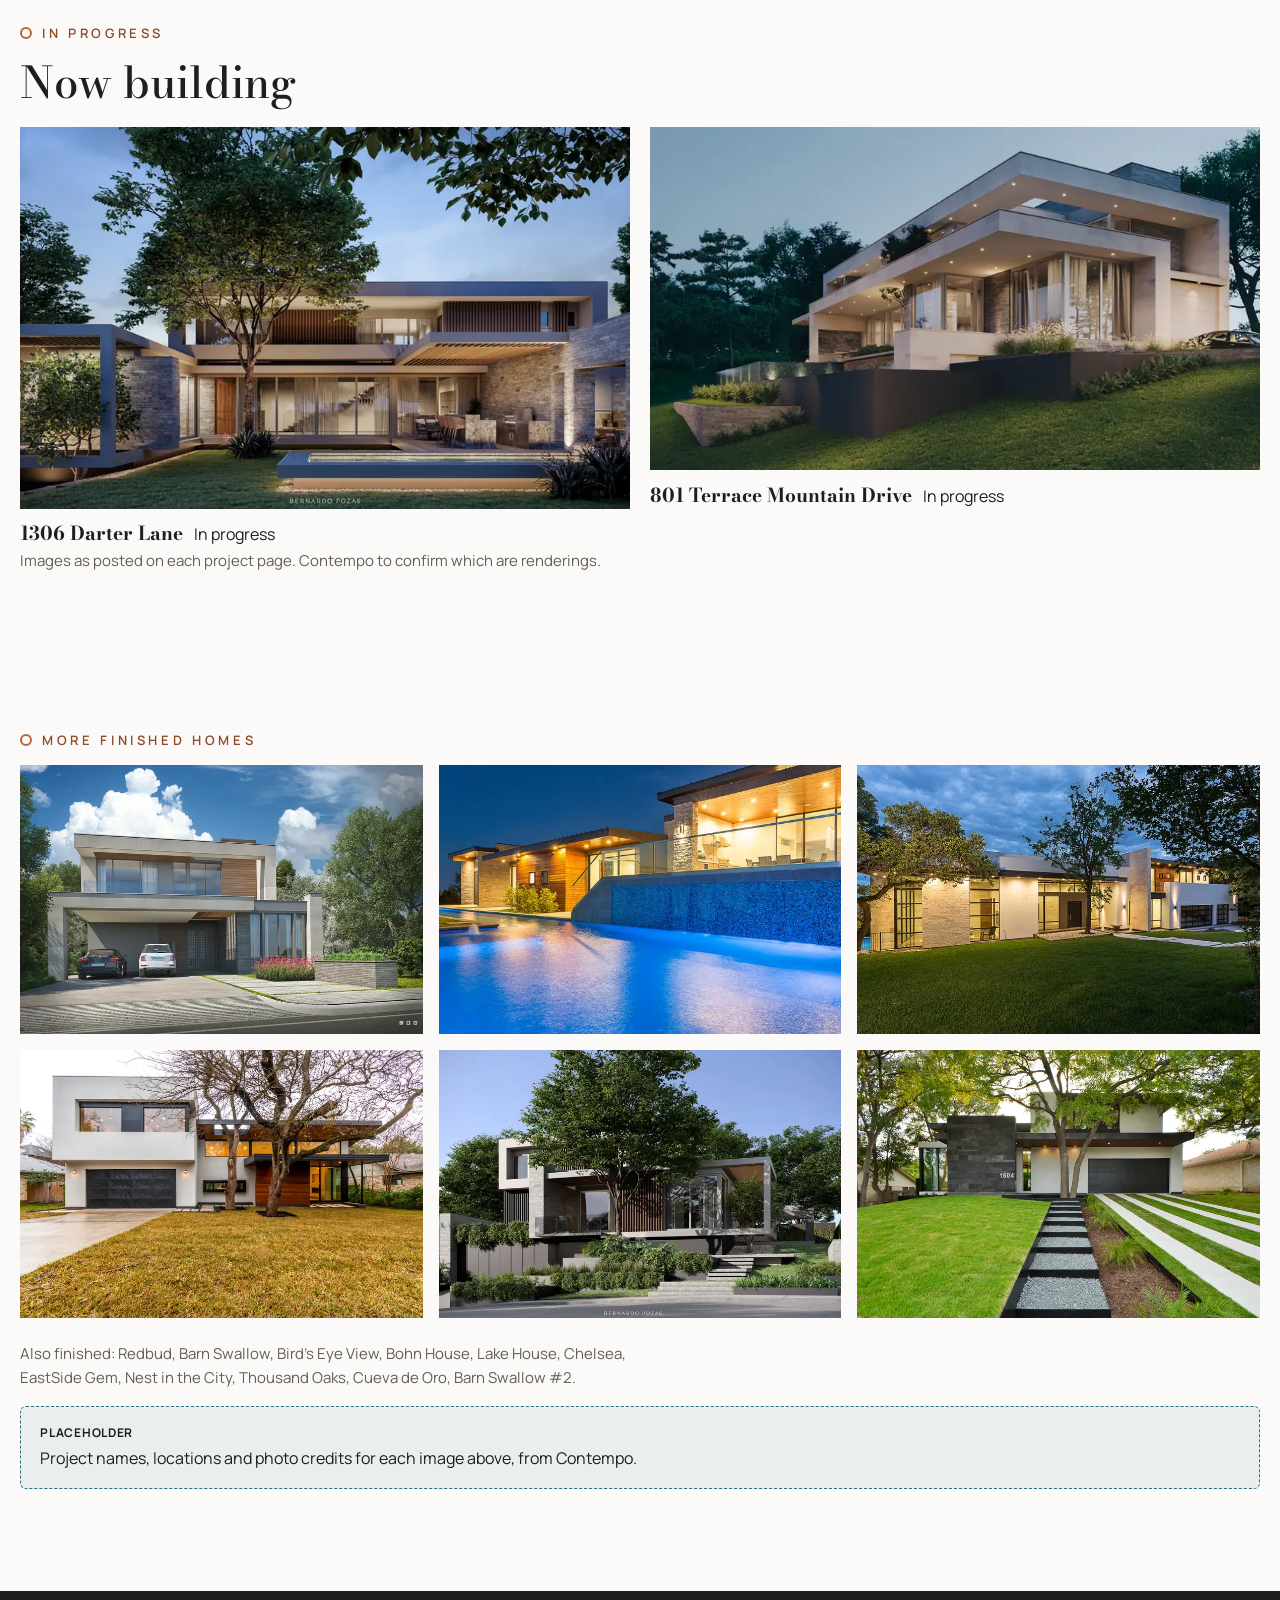
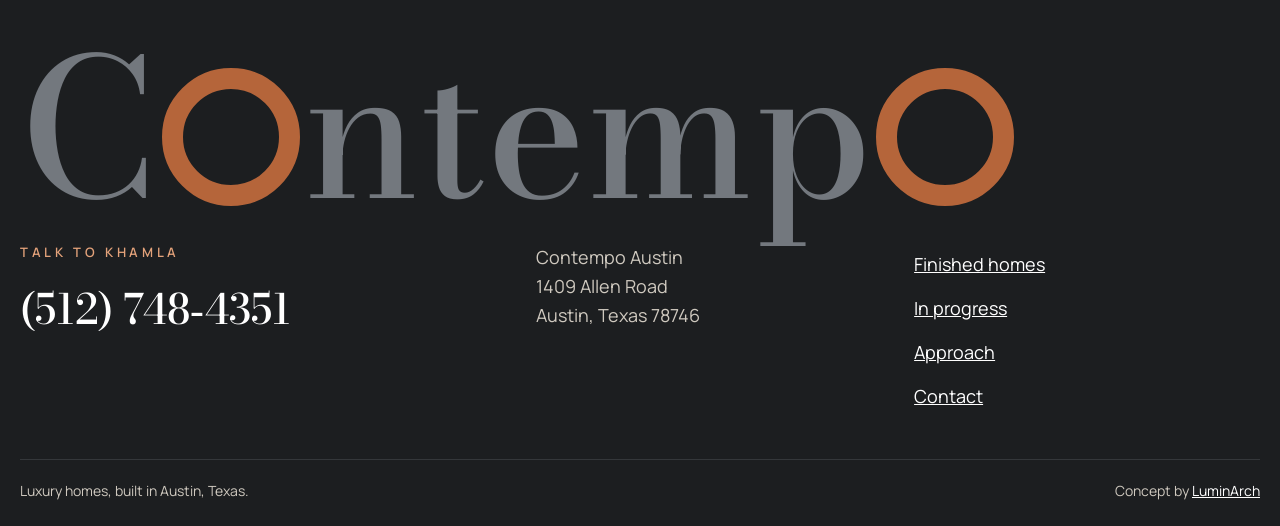
<file: homes.html>
<!doctype html><html lang="en" class="no-js"><head><meta charset="utf-8"><meta name="viewport" content="width=device-width,initial-scale=1">
<title>Homes by Contempo Austin | Finished and In Progress Projects</title><meta name="description" content="Bird&rsquo;s Eye View in Westlake, the 1937 Bohn House, Lake House on Lake Travis and two homes now underway. Browse the Contempo Austin portfolio, then call."><link rel="canonical" href="https://contempo-austin-demo.vercel.app/homes.html">
<meta property="og:type" content="website"><meta property="og:site_name" content="Contempo Austin (concept)"><meta property="og:title" content="Homes by Contempo Austin | Finished and In Progress Projects"><meta property="og:description" content="Bird&rsquo;s Eye View in Westlake, the 1937 Bohn House, Lake House on Lake Travis and two homes now underway. Browse the Contempo Austin portfolio, then call."><meta property="og:url" content="https://contempo-austin-demo.vercel.app/homes.html"><meta property="og:image" content="https://contempo-austin-demo.vercel.app/og.png">
<meta name="twitter:card" content="summary_large_image"><meta name="twitter:title" content="Homes by Contempo Austin | Finished and In Progress Projects"><meta name="twitter:description" content="Bird&rsquo;s Eye View in Westlake, the 1937 Bohn House, Lake House on Lake Travis and two homes now underway. Browse the Contempo Austin portfolio, then call."><meta name="twitter:image" content="https://contempo-austin-demo.vercel.app/og.png">
<meta name="robots" content="noindex, nofollow"><!-- concept demo, not for indexing -->
<meta name="theme-color" content="#1c1e20">
<link rel="preload" as="font" type="font/woff2" href="fonts/bodoni-moda-normal-500-latin.woff2" crossorigin><link rel="preload" as="font" type="font/woff2" href="fonts/manrope-normal-400-latin.woff2" crossorigin>
<link rel="stylesheet" href="css/design-system.css"><link rel="stylesheet" href="css/components.css"><link rel="stylesheet" href="css/pages.css">
<link rel="icon" href="data:image/svg+xml,%3Csvg xmlns='http://www.w3.org/2000/svg' viewBox='0 0 32 32'%3E%3Crect width='32' height='32' fill='%231c1e20'/%3E%3Ccircle cx='16' cy='16' r='8' stroke='%23b5653a' stroke-width='2.5' fill='none'/%3E%3C/svg%3E">
<script>document.documentElement.classList.replace('no-js','js-ready')</script><script type="application/ld+json">{"@context": "https://schema.org", "@type": "HomeAndConstructionBusiness", "name": "Contempo Austin", "legalName": "ContempoAustin Homes, LLC", "url": "https://contempo-austin-demo.vercel.app/", "telephone": "+1-512-748-4351", "founder": {"@type": "Person", "name": "Khamla Santhavi", "jobTitle": "President and Creative Director"}, "address": {"@type": "PostalAddress", "streetAddress": "1409 Allen Road", "addressLocality": "Austin", "addressRegion": "TX", "postalCode": "78746", "addressCountry": "US"}, "areaServed": "Austin, Texas", "image": "https://contempo-austin-demo.vercel.app/img/modern-dusk.webp"}</script><script type="application/ld+json">{"@context": "https://schema.org", "@type": "BreadcrumbList", "itemListElement": [{"@type": "ListItem", "position": 1, "name": "Home", "item": "https://contempo-austin-demo.vercel.app/"}, {"@type": "ListItem", "position": 2, "name": "Homes", "item": "https://contempo-austin-demo.vercel.app/homes.html"}]}</script></head><body class="pg-homes">
<a class="skip" href="#main">Skip to content</a>
<div class="demo-bar">Concept by <a href="https://luminarch.pro">LuminArch</a>. Not the official Contempo Austin site. Photos and project text come from Contempo&rsquo;s current Wix site and are used for this pitch only.</div>
<header class="top"><div class="wrap nav"><a class="mark" href="index.html"><span class="wordmark">C<span class="o" aria-hidden="true"></span>ntemp<span class="o" aria-hidden="true"></span></span><small>Austin</small></a>
<button class="menu-btn" aria-expanded="false" aria-controls="menu">Menu</button><ul id="menu"><li><a href="homes.html" aria-current="page">Homes</a></li><li><a href="approach.html">Approach</a></li><li><a href="contact.html">Contact</a></li></ul><a class="btn" href="contact.html">Start a home</a></div></header><main id="main">
<section class="page-head"><div class="wrap"><p class="kicker rv"><span class="o" aria-hidden="true"></span> The portfolio</p><h1 class="rv">Every home gets its own personality.</h1></div></section>
<section class="proj" id="birds-eye-view"><div class="wrap pj-grid"><div class="pj-copy rv"><p class="kicker"><span class="o" aria-hidden="true"></span> Finished &middot; Westlake</p><h2>Bird&rsquo;s Eye View</h2><p>A house at the top of the hill with 360 degrees of jaw dropping views, right in the heart of Westlake. One of the only places in Austin where you can see the sunrise and the sunset with the turn of a chair.</p></div><div class="pj-imgs"><figure class="rv"><img src="img/poolside.webp" srcset="img/poolside-800.webp 800w, img/poolside.webp 1600w" sizes="(max-width:900px) 100vw, 50vw" alt="Bird&rsquo;s Eye View by Contempo Austin" width="666" height="444" loading="lazy" decoding="async"></figure><figure class="rv"><img src="img/bedroom-glass.webp" srcset="img/bedroom-glass-800.webp 800w, img/bedroom-glass.webp 1600w" sizes="(max-width:900px) 100vw, 50vw" alt="Bird&rsquo;s Eye View by Contempo Austin" width="666" height="444" loading="lazy" decoding="async"></figure></div></div></section><section class="proj" id="bohn-house"><div class="wrap pj-grid"><div class="pj-copy rv"><p class="kicker"><span class="o" aria-hidden="true"></span> Renovated 2013 &middot; Austin</p><h2>Bohn House</h2><p>A unique home designed in 1937 based on the science fiction film Lost Horizon. Completely renovated by Contempo in 2013, it has become an emblematic reflection of modern and contemporary Austin, without losing its original soul and rich history.</p></div><div class="pj-imgs"><figure class="rv"><img src="img/round-door.webp" srcset="img/round-door-800.webp 800w, img/round-door.webp 1600w" sizes="(max-width:900px) 100vw, 50vw" alt="Bohn House by Contempo Austin" width="1600" height="1228" loading="lazy" decoding="async"></figure><figure class="rv"><img src="img/stair.webp" srcset="img/stair-800.webp 800w, img/stair.webp 1600w" sizes="(max-width:900px) 100vw, 50vw" alt="Bohn House by Contempo Austin" width="1600" height="1336" loading="lazy" decoding="async"></figure></div></div></section><section class="proj" id="lake-house"><div class="wrap pj-grid"><div class="pj-copy rv"><p class="kicker"><span class="o" aria-hidden="true"></span> Finished &middot; Lake Travis</p><h2>Lake House</h2><p>An ideal family house, framed within Lake Travis and the Hill Country, that makes you feel like you are on vacation every day.</p></div><div class="pj-imgs"><figure class="rv"><img src="img/interior-dining.webp" srcset="img/interior-dining-800.webp 800w, img/interior-dining.webp 1600w" sizes="(max-width:900px) 100vw, 50vw" alt="Lake House by Contempo Austin" width="1600" height="800" loading="lazy" decoding="async"></figure></div></div></section>
<section class="proj inprog" id="in-progress"><div class="wrap"><p class="kicker rv"><span class="o" aria-hidden="true"></span> In progress</p><h2 class="rv">Now building</h2>
<div class="ip-grid"><figure class="rv"><img src="img/hero-pool-dusk.webp" srcset="img/hero-pool-dusk-800.webp 800w, img/hero-pool-dusk.webp 1600w" sizes="(max-width:900px) 100vw, 50vw" alt="Image from the 1306 Darter Lane project page" width="1600" height="1000" loading="lazy" decoding="async"><figcaption><b>1306 Darter Lane</b> In progress</figcaption></figure>
<figure class="rv"><img src="img/hill-house.webp" srcset="img/hill-house-800.webp 800w, img/hill-house.webp 1600w" sizes="(max-width:900px) 100vw, 50vw" alt="Image from the 801 Terrace Mountain Drive project page" width="1600" height="900" loading="lazy" decoding="async"><figcaption><b>801 Terrace Mountain Drive</b> In progress</figcaption></figure></div>
<p class="note rv">Images as posted on each project page. Contempo to confirm which are renderings.</p></div></section>
<section class="more"><div class="wrap"><p class="kicker rv"><span class="o" aria-hidden="true"></span> More finished homes</p><div class="more-grid">
<figure class="rv"><img src="img/two-story.webp" srcset="img/two-story-800.webp 800w, img/two-story.webp 1600w" sizes="(max-width:700px) 100vw, 33vw" alt="A finished home from the Contempo Austin portfolio" width="1600" height="1067" loading="lazy" decoding="async"></figure><figure class="rv"><img src="img/infinity-pool.webp" srcset="img/infinity-pool-800.webp 800w, img/infinity-pool.webp 1600w" sizes="(max-width:700px) 100vw, 33vw" alt="A finished home from the Contempo Austin portfolio" width="666" height="444" loading="lazy" decoding="async"></figure><figure class="rv"><img src="img/courtyard.webp" srcset="img/courtyard-800.webp 800w, img/courtyard.webp 1600w" sizes="(max-width:700px) 100vw, 33vw" alt="A finished home from the Contempo Austin portfolio" width="1500" height="1000" loading="lazy" decoding="async"></figure><figure class="rv"><img src="img/street-modern.webp" srcset="img/street-modern-800.webp 800w, img/street-modern.webp 1600w" sizes="(max-width:700px) 100vw, 33vw" alt="A finished home from the Contempo Austin portfolio" width="1600" height="1067" loading="lazy" decoding="async"></figure><figure class="rv"><img src="img/oak-house.webp" srcset="img/oak-house-800.webp 800w, img/oak-house.webp 1600w" sizes="(max-width:700px) 100vw, 33vw" alt="A finished home from the Contempo Austin portfolio" width="1600" height="1000" loading="lazy" decoding="async"></figure><figure class="rv"><img src="img/lawn-steps.webp" srcset="img/lawn-steps-800.webp 800w, img/lawn-steps.webp 1600w" sizes="(max-width:700px) 100vw, 33vw" alt="A finished home from the Contempo Austin portfolio" width="1600" height="1068" loading="lazy" decoding="async"></figure></div>
<p class="note rv">Also finished: Redbud, Barn Swallow, Bird&rsquo;s Eye View, Bohn House, Lake House, Chelsea, EastSide Gem, Nest in the City, Thousand Oaks, Cueva de Oro, Barn Swallow #2.</p>
<div class="ph rv"><b>Placeholder</b>Project names, locations and photo credits for each image above, from Contempo.</div></div></section></main><footer class="foot"><div class="wrap">
<p class="foot-mast" aria-hidden="true">C<span class="o" aria-hidden="true"></span>ntemp<span class="o" aria-hidden="true"></span></p>
<div class="foot-grid"><div><p class="kicker" style="color:#e3a27a">Talk to Khamla</p><p class="foot-call"><a href="tel:+15127484351">(512) 748&#8209;4351</a></p></div>
<address>Contempo Austin<br>1409 Allen Road<br>Austin, Texas 78746</address>
<ul><li><a href="homes.html">Finished homes</a></li><li><a href="homes.html#in-progress">In progress</a></li><li><a href="approach.html">Approach</a></li><li><a href="contact.html">Contact</a></li></ul></div>
<div class="foot-row"><span>Luxury homes, built in Austin, Texas.</span><span>Concept by <a href="https://luminarch.pro">LuminArch</a></span></div></div></footer><script src="js/main.js" defer></script></body></html>
</file>
<file: css/design-system.css>
/* Contempo Austin concept tokens. Limestone and charcoal from the homes' facades, pool blue and oak green from the dusk photos, copper from the lit interiors. */
:root{
 --charcoal:#1c1e20; --limestone:#ece7df; --stone:#d9d1c4; --oak:#4a5a3a; --pool:#2c6a88; --copper:#b5653a; --copper-dk:#8c4a26; --ink:#1c1e20; --muted:#625e57; --white:#fbfaf8;
 --page:var(--white); --head:var(--charcoal); --accent:var(--copper-dk); --kick:var(--copper-dk); --link:var(--copper-dk);
 --line:rgba(28,30,32,.14); --line-strong:#8f897f; --focus:var(--pool);
 --nav-bg:rgba(251,250,248,.94); --nav-fg:var(--charcoal);
 --btn-bg:var(--charcoal); --btn-fg:#fff; --btn-plain:var(--charcoal);
 --bar-bg:#000; --bar-fg:#ddd; --ph:var(--pool); --ph-bg:rgba(44,106,136,.08);
 --display:'Bodoni Moda',Didot,Georgia,serif; --body:'Manrope',system-ui,sans-serif; --radius:0; --max:1280px;
}
@font-face {
  font-family: 'Bodoni Moda';
  font-style: italic;
  font-weight: 500;
  font-display: swap;
  src: url(../fonts/bodoni-moda-italic-500-latin.woff2) format('woff2');
  unicode-range: U+0000-00FF, U+0131, U+0152-0153, U+02BB-02BC, U+02C6, U+02DA, U+02DC, U+0304, U+0308, U+0329, U+2000-206F, U+20AC, U+2122, U+2191, U+2193, U+2212, U+2215, U+FEFF, U+FFFD;
}
@font-face {
  font-family: 'Bodoni Moda';
  font-style: normal;
  font-weight: 500;
  font-display: swap;
  src: url(../fonts/bodoni-moda-normal-500-latin.woff2) format('woff2');
  unicode-range: U+0000-00FF, U+0131, U+0152-0153, U+02BB-02BC, U+02C6, U+02DA, U+02DC, U+0304, U+0308, U+0329, U+2000-206F, U+20AC, U+2122, U+2191, U+2193, U+2212, U+2215, U+FEFF, U+FFFD;
}
@font-face {
  font-family: 'Bodoni Moda';
  font-style: normal;
  font-weight: 700;
  font-display: swap;
  src: url(../fonts/bodoni-moda-normal-700-latin.woff2) format('woff2');
  unicode-range: U+0000-00FF, U+0131, U+0152-0153, U+02BB-02BC, U+02C6, U+02DA, U+02DC, U+0304, U+0308, U+0329, U+2000-206F, U+20AC, U+2122, U+2191, U+2193, U+2212, U+2215, U+FEFF, U+FFFD;
}
@font-face {
  font-family: 'Manrope';
  font-style: normal;
  font-weight: 400;
  font-display: swap;
  src: url(../fonts/manrope-normal-400-latin.woff2) format('woff2');
  unicode-range: U+0000-00FF, U+0131, U+0152-0153, U+02BB-02BC, U+02C6, U+02DA, U+02DC, U+0304, U+0308, U+0329, U+2000-206F, U+20AC, U+2122, U+2191, U+2193, U+2212, U+2215, U+FEFF, U+FFFD;
}
@font-face {
  font-family: 'Manrope';
  font-style: normal;
  font-weight: 600;
  font-display: swap;
  src: url(../fonts/manrope-normal-600-latin.woff2) format('woff2');
  unicode-range: U+0000-00FF, U+0131, U+0152-0153, U+02BB-02BC, U+02C6, U+02DA, U+02DC, U+0304, U+0308, U+0329, U+2000-206F, U+20AC, U+2122, U+2191, U+2193, U+2212, U+2215, U+FEFF, U+FFFD;
}
@font-face {
  font-family: 'Manrope';
  font-style: normal;
  font-weight: 700;
  font-display: swap;
  src: url(../fonts/manrope-normal-700-latin.woff2) format('woff2');
  unicode-range: U+0000-00FF, U+0131, U+0152-0153, U+02BB-02BC, U+02C6, U+02DA, U+02DC, U+0304, U+0308, U+0329, U+2000-206F, U+20AC, U+2122, U+2191, U+2193, U+2212, U+2215, U+FEFF, U+FFFD;
}
</file>
<file: css/components.css>
/* Shared mechanics. Colors and type come from design-system.css tokens. */
*,*::before,*::after{box-sizing:border-box}
html{-webkit-text-size-adjust:100%;scroll-behavior:smooth}
@media (prefers-reduced-motion:reduce){html{scroll-behavior:auto}*{animation:none!important;transition:none!important}}
body{margin:0;background:var(--page);color:var(--ink);font:400 var(--fs-body,18px)/1.62 var(--body);text-rendering:optimizeLegibility;overflow-x:hidden}
img{max-width:100%;height:auto;display:block}
a{color:var(--link)}
h1,h2,h3,h4{font-family:var(--display);line-height:1.08;margin:0 0 .5em;text-wrap:balance;color:var(--head,inherit)}
p{margin:0 0 1em;max-width:68ch}
.wrap{width:min(100% - 2.5rem,var(--max,1240px));margin-inline:auto}
@media (max-width:420px){.wrap{width:calc(100% - 2rem)}}
:focus-visible{outline:3px solid var(--focus);outline-offset:3px;border-radius:2px}
.skip{position:absolute;left:-999px;top:0;background:var(--ink);color:#fff;padding:.7rem 1rem;z-index:99}.skip:focus{left:1rem}
.demo-bar{background:var(--bar-bg,#111);color:var(--bar-fg,#eee);font:500 13px/1.45 var(--body);padding:.55rem 1.25rem;text-align:center}
.demo-bar a{color:inherit;font-weight:700}
.kicker{font:600 13px/1.4 var(--body);letter-spacing:.28em;text-transform:uppercase;color:var(--kick,var(--accent));margin:0 0 1rem;display:flex;align-items:center;gap:.6rem;flex-wrap:wrap}
.top{position:sticky;top:0;z-index:40;background:var(--nav-bg);backdrop-filter:saturate(1.2) blur(10px);-webkit-backdrop-filter:saturate(1.2) blur(10px);border-bottom:1px solid var(--line)}
.nav{display:flex;align-items:center;gap:1.25rem;min-height:72px}
.nav .mark{margin-right:auto;display:flex;align-items:center;gap:.7rem;text-decoration:none;color:var(--nav-fg);min-height:44px}
#menu{list-style:none;display:flex;gap:.25rem;margin:0;padding:0}
#menu a{display:flex;align-items:center;min-height:44px;padding:0 .8rem;text-decoration:none;color:var(--nav-fg);font:500 15px var(--body);border-radius:4px}
#menu a:hover,#menu a[aria-current]{color:var(--accent-ink,var(--accent))}
#menu a[aria-current]{text-decoration:underline;text-underline-offset:6px;text-decoration-thickness:2px}
.menu-btn{display:none;min-height:44px;min-width:64px;padding:0 1rem;border:1.5px solid currentColor;background:transparent;color:var(--nav-fg);font:600 15px var(--body);border-radius:999px;cursor:pointer}
.btn{display:inline-flex;align-items:center;justify-content:center;gap:.5rem;min-height:48px;padding:.75rem 1.4rem;border-radius:var(--radius,4px);background:var(--btn-bg);color:var(--btn-fg);text-decoration:none;font:600 16px/1.2 var(--body);border:1.5px solid var(--btn-bg);cursor:pointer;transition:transform .2s,background .2s,color .2s}
.btn:hover{transform:translateY(-2px)}
.btn--plain{background:transparent;color:var(--btn-plain,var(--ink));border-color:currentColor}
.top .btn{min-height:44px;padding:.55rem 1.1rem;font-size:15px}
@media (max-width:900px){
 .menu-btn{display:inline-flex;align-items:center;justify-content:center}
 #menu{display:none;position:absolute;left:0;right:0;top:100%;flex-direction:column;background:var(--menu-bg,var(--page));padding:.5rem 1.25rem 1.25rem;border-bottom:1px solid var(--line);box-shadow:0 18px 30px -20px rgba(0,0,0,.4)}
 #menu.open{display:flex}
 #menu a{font-size:18px;color:var(--menu-fg,var(--ink));border-bottom:1px solid var(--line)}
 .nav{position:relative}
}
@media (max-width:520px){.top .btn{display:none}.nav{gap:.6rem}}
.rv{opacity:1}
.js-ready .rv{opacity:0;transform:translateY(22px);transition:opacity .8s cubic-bezier(.22,1,.36,1),transform .8s cubic-bezier(.22,1,.36,1)}
.js-ready .rv.in{opacity:1;transform:none}
@media (prefers-reduced-motion:reduce){.js-ready .rv{opacity:1;transform:none}}
.ph{border:1.5px dashed var(--ph,#b08a3e);background:var(--ph-bg,rgba(176,138,62,.08));padding:1rem 1.2rem;border-radius:6px;font-size:16px}
.ph b{font-family:var(--body);letter-spacing:.06em;text-transform:uppercase;font-size:12px;display:block;margin-bottom:.25rem}
.note{font-size:15px;color:var(--muted)}
form .fld{display:flex;flex-direction:column;gap:.35rem;margin-bottom:1rem}
form label{font:600 14px var(--body);letter-spacing:.02em}
form input,form select,form textarea{font:400 16px/1.4 var(--body);padding:.8rem .9rem;border:1.5px solid var(--line-strong,#999);border-radius:var(--radius,4px);background:var(--field,#fff);color:var(--ink);min-height:48px;width:100%}
form textarea{min-height:120px}
.formmsg{min-height:1.5em;font-weight:600}
.sr{position:absolute;width:1px;height:1px;overflow:hidden;clip:rect(0 0 0 0);white-space:nowrap}
.nowrap{white-space:nowrap}
</file>
<file: css/pages.css>
/* Contempo layouts. Hero: magazine cover. Signature: the circle (Bohn House round doorway) as the letter O. */
.o{display:inline-block;width:.72em;height:.72em;border:.11em solid var(--copper);border-radius:50%;vertical-align:-.04em;margin:0 .02em}
.kicker .o{width:12px;height:12px;border-width:2px}
.wordmark{font:500 24px/1 var(--display);letter-spacing:.04em;color:var(--charcoal)}
.mark small{font:600 11px var(--body);letter-spacing:.3em;text-transform:uppercase;color:var(--muted);border-left:1px solid var(--line);padding-left:.6rem}
h1{font-size:clamp(2.3rem,5vw,4.3rem);font-weight:500;letter-spacing:-.015em}
h2{font-size:clamp(1.8rem,3.4vw,2.9rem);font-weight:500}
h2 em{font-style:italic;color:var(--copper)}
.lede{font-size:clamp(1.05rem,1.5vw,1.2rem)}
section{padding:clamp(3.5rem,8vw,7rem) 0}
.cta{display:flex;flex-wrap:wrap;gap:.75rem}
.btn.light{background:#fff;color:var(--charcoal);border-color:#fff}.btn--plain.light{background:transparent;color:#fff;border-color:#fff}
.cover{position:relative;padding:0;min-height:min(96vh,900px);display:grid;color:#fff;isolation:isolate;--head:#fff}
.cover-photo{position:absolute;inset:0;z-index:-1}.cover-photo img{width:100%;height:100%;object-fit:cover}
.cover-photo::after{content:"";position:absolute;inset:0;background:linear-gradient(180deg,rgba(0,0,0,.55),rgba(0,0,0,.1) 35%,rgba(0,0,0,.25) 55%,rgba(0,0,0,.82))}
.cover-in{display:grid;grid-template-columns:1.3fr 1fr;grid-template-rows:auto 1fr;gap:1rem 3rem;padding:1.5rem 0 3rem}
.cover-mast{grid-column:1/-1;margin:0;font:500 clamp(2.6rem,14vw,13rem)/.9 var(--display);letter-spacing:-.02em;color:#fff;max-width:none;white-space:nowrap}
.cover-mast .o{border-color:#f3c9a8}
.cover-lines{align-self:end;max-width:640px}
.cover-index{align-self:end;list-style:none;margin:0;padding:0;border-top:1px solid rgba(255,255,255,.5)}
.cover-index li{display:flex;gap:1rem;padding:.7rem 0;border-bottom:1px solid rgba(255,255,255,.3);font-size:16px}
.cover-index span{font:500 14px var(--display);color:#f3c9a8}
@media (max-width:900px){.cover-in{grid-template-columns:1fr}.cover-index{display:none}.cover{min-height:0}.cover-lines{margin-top:28vh}}
.ft-grid{display:grid;grid-template-columns:1fr 1.1fr .6fr;gap:1.5rem;align-items:end}
.ft-grid figure{margin:0}.ft-a img{aspect-ratio:4/5;object-fit:cover;width:100%}.ft-b{margin-bottom:-4rem!important}.ft-b img{aspect-ratio:3/4;object-fit:cover;width:100%;border:8px solid var(--white)}
@media (max-width:900px){.ft-grid{grid-template-columns:1fr 1fr}.ft-copy{grid-column:1/-1}.ft-b{margin-bottom:0!important}}
.bohn{background:var(--charcoal);color:#d8d2c8;--head:#fff;margin-top:4rem}
.bh-grid{display:grid;grid-template-columns:.9fr 1.1fr;gap:clamp(2rem,6vw,5rem);align-items:center}
.bh-circle{margin:0;aspect-ratio:1;border-radius:50%;overflow:hidden;border:2px solid var(--copper);max-width:480px;width:100%}
.bh-circle img{width:100%;height:100%;object-fit:cover}
@media (max-width:800px){.bh-grid{grid-template-columns:1fr}.bh-circle{max-width:320px}}
.range{background:var(--limestone)}
.rg-grid{display:grid;grid-template-columns:1fr 1fr;gap:2rem;align-items:start}
.rg-list{list-style:none;margin:0;padding:0}.rg-list li{padding:1rem 0;border-bottom:1px solid var(--line);font-size:1.15rem}
.rg-list .hl{font-family:var(--display);font-size:1.4rem;color:var(--copper-dk)}
@media (max-width:800px){.rg-grid{grid-template-columns:1fr}}
.names{list-style:none;margin:0 0 2.5rem;padding:0;display:flex;flex-wrap:wrap;gap:.2rem 1.4rem;font:500 clamp(1.6rem,3.6vw,3rem)/1.25 var(--display)}
.names li:not(:last-child)::after{content:"";display:inline-block;width:.35em;height:.35em;border:2px solid var(--copper);border-radius:50%;margin-left:1.4rem;vertical-align:.2em}
.closing{position:relative;padding:0;min-height:520px;display:grid;align-items:center;isolation:isolate}
.closing-photo{position:absolute;inset:0;z-index:-1}.closing-photo img{width:100%;height:100%;object-fit:cover}
.cl-card{background:var(--white);max-width:460px;padding:2.2rem;margin-left:auto}
.page-head{padding:clamp(3rem,7vw,5.5rem) 0 1rem}
.page-head h1{max-width:18ch}
.pj-grid{display:grid;grid-template-columns:.8fr 1.2fr;gap:clamp(2rem,5vw,4rem);align-items:start;border-top:1px solid var(--line);padding-top:2.5rem}
.pj-copy{position:sticky;top:110px}
.pj-imgs{display:grid;gap:1rem}.pj-imgs figure{margin:0}
.proj{padding:2.5rem 0}
@media (max-width:900px){.pj-grid{grid-template-columns:1fr}.pj-copy{position:static}}
.ip-grid{display:grid;grid-template-columns:1fr 1fr;gap:1.25rem}
.ip-grid figure{margin:0}.ip-grid figcaption{padding-top:.6rem;font-size:16px}.ip-grid b{font-family:var(--display);font-size:1.2rem;margin-right:.5rem}
@media (max-width:700px){.ip-grid{grid-template-columns:1fr}}
.more-grid{display:grid;grid-template-columns:repeat(3,1fr);gap:1rem;margin-bottom:1.5rem}
.more-grid figure{margin:0}.more-grid img{aspect-ratio:3/2;object-fit:cover;width:100%}
.more-grid figure:nth-child(2){transform:translateY(2rem)}
@media (max-width:700px){.more-grid{grid-template-columns:1fr}.more-grid figure:nth-child(2){transform:none}}
.st{list-style:none;margin:0;padding:0;counter-reset:s}
.st li{display:grid;grid-template-columns:auto 1fr;gap:2rem;padding:2rem 0;border-top:1px solid var(--line)}
.st .num{font:500 clamp(3rem,7vw,5.5rem)/.9 var(--display);color:var(--copper)}
.st li:nth-child(even){margin-left:clamp(0rem,10vw,10rem)}
.leader{background:var(--limestone)}
.ld-grid{display:grid;grid-template-columns:.6fr 1.4fr;gap:3rem;align-items:center}
.ph-portrait{aspect-ratio:1;border-radius:50%;border:1.5px dashed var(--pool);display:grid;place-items:center;color:var(--pool);max-width:300px;width:100%;background:var(--white)}
@media (max-width:800px){.ld-grid{grid-template-columns:1fr}.ph-portrait{max-width:220px}}
.ct-grid{display:grid;grid-template-columns:1.2fr 1fr;gap:clamp(2rem,6vw,5rem);align-items:start}
.ct-big{font:500 clamp(2rem,4vw,3rem) var(--display)}.ct-big a{color:var(--charcoal);text-decoration:none}
.contact address{font-style:normal;margin-bottom:1.5rem}
@media (max-width:800px){.ct-grid{grid-template-columns:1fr}}
.foot{background:var(--charcoal);color:#cfc9bf;padding:3.5rem 0 1.5rem;overflow:hidden}
.foot a{color:#fff}
.foot-mast{font:500 clamp(2.6rem,15vw,14rem)/.85 var(--display);color:#73787e;margin:0 0 2rem;max-width:none;white-space:nowrap}
.foot-mast .o{border-color:var(--copper)}
.foot-grid{display:grid;grid-template-columns:1.4fr 1fr 1fr;gap:2rem}
.foot-call{font:500 clamp(1.8rem,3.5vw,2.6rem) var(--display)}.foot-call a{text-decoration:none}
.foot address{font-style:normal}.foot ul{list-style:none;margin:0;padding:0}.foot li a{display:inline-flex;min-height:44px;align-items:center}
.foot-row{display:flex;justify-content:space-between;flex-wrap:wrap;gap:1rem;border-top:1px solid #34373a;margin-top:2.5rem;padding-top:1.25rem;font-size:14px}
@media (max-width:800px){.foot-grid{grid-template-columns:1fr}}
</file>
